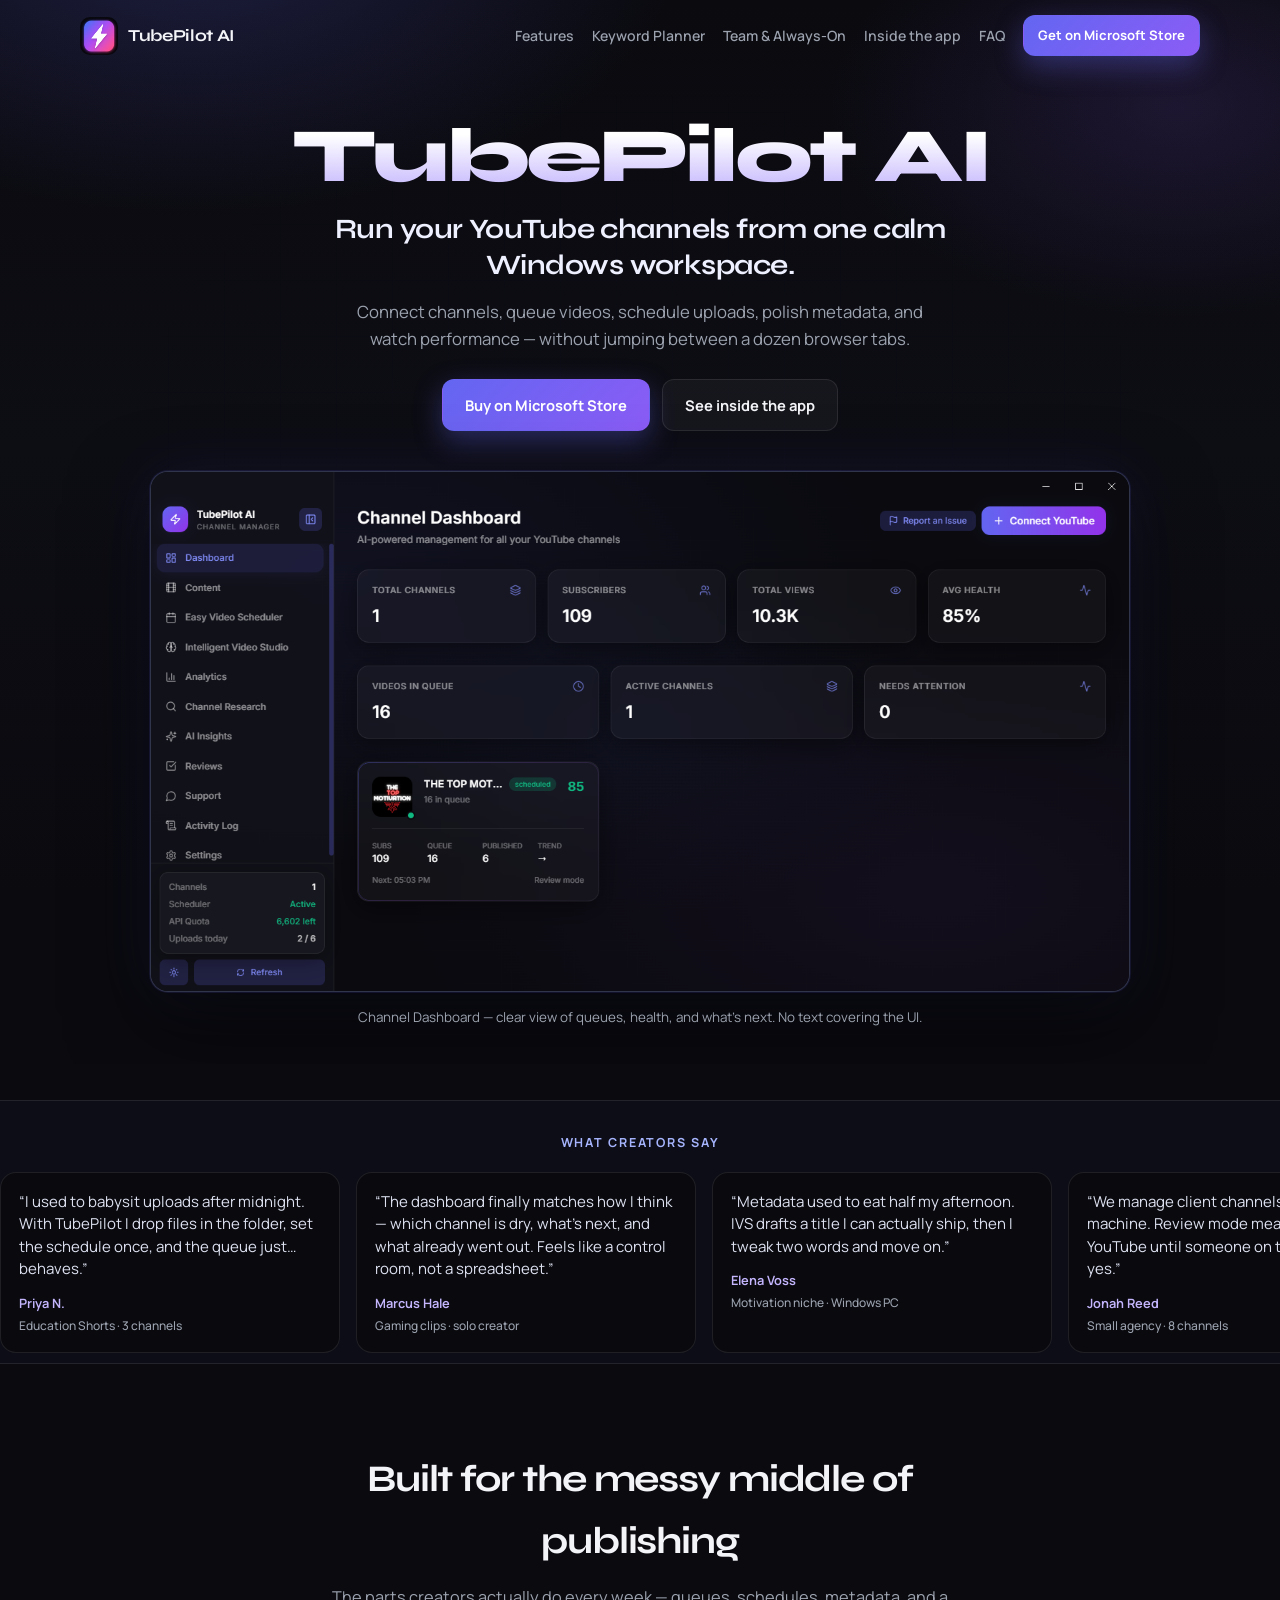
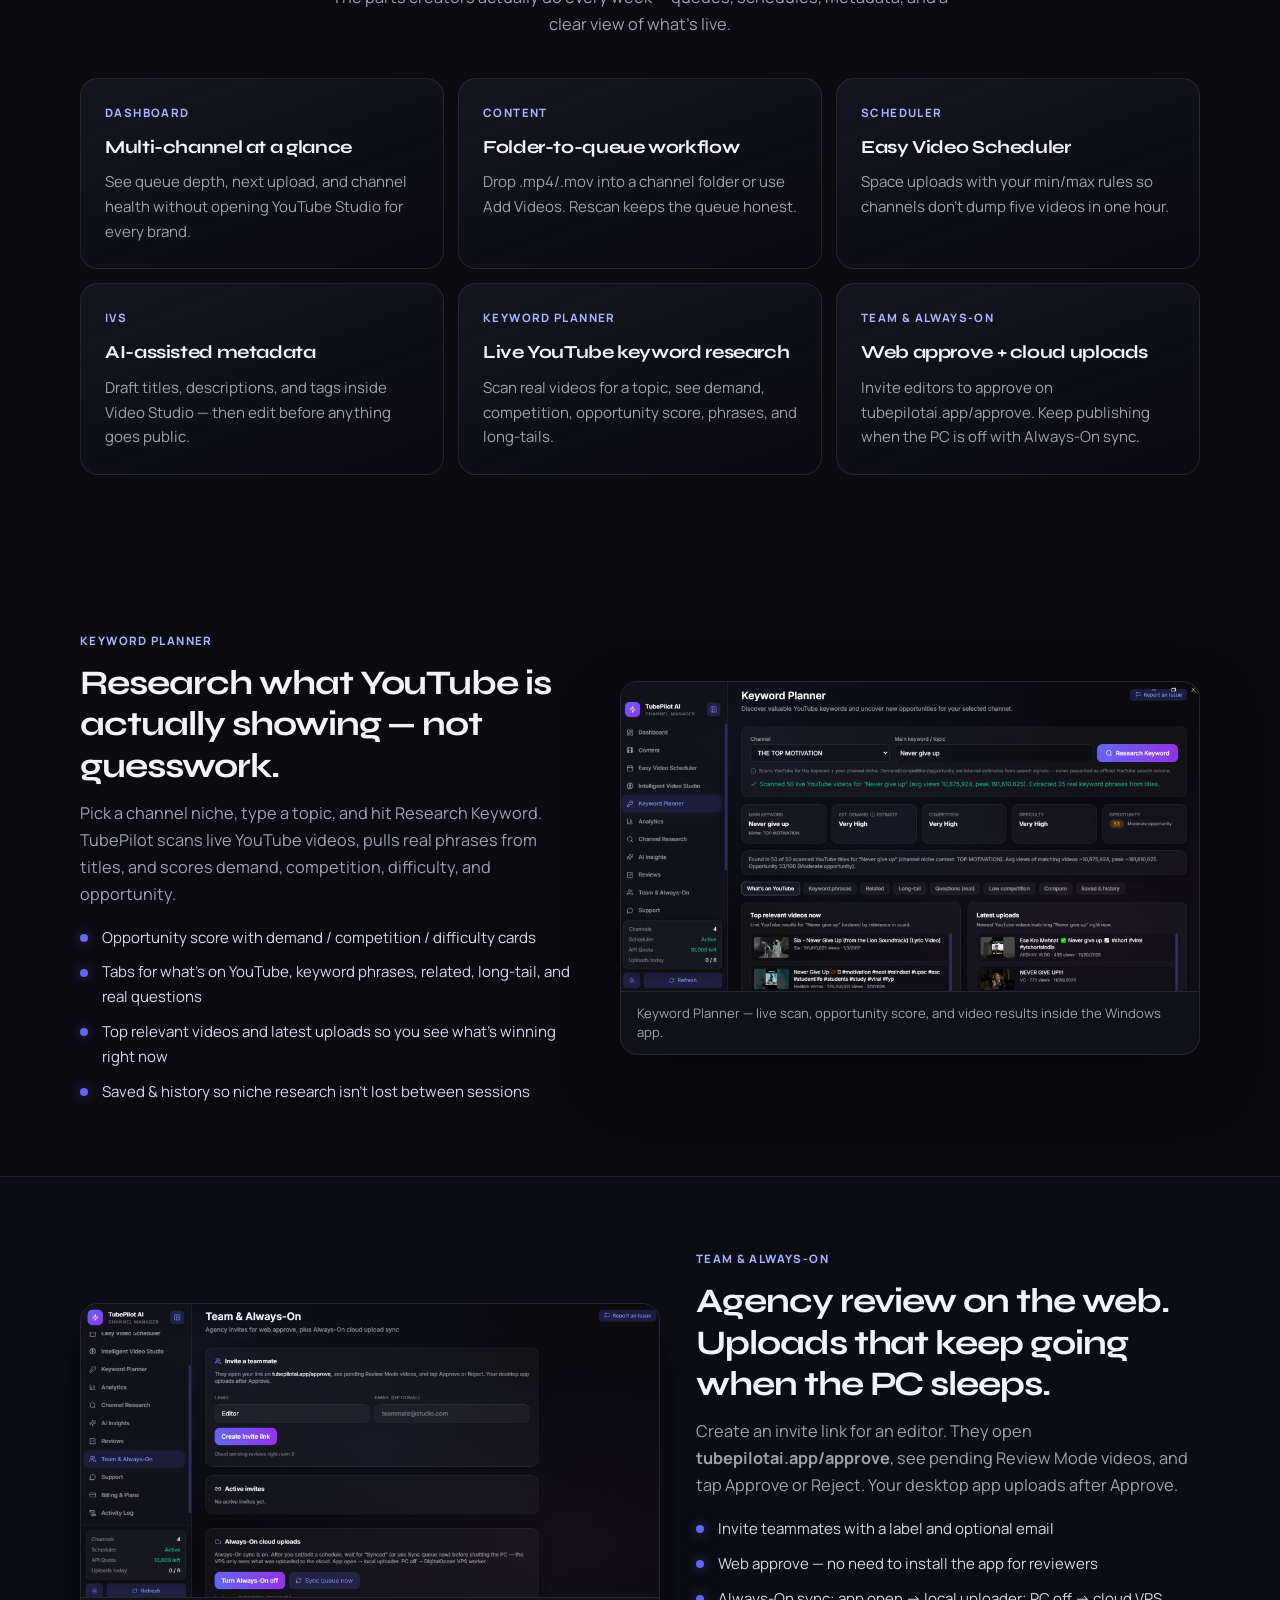
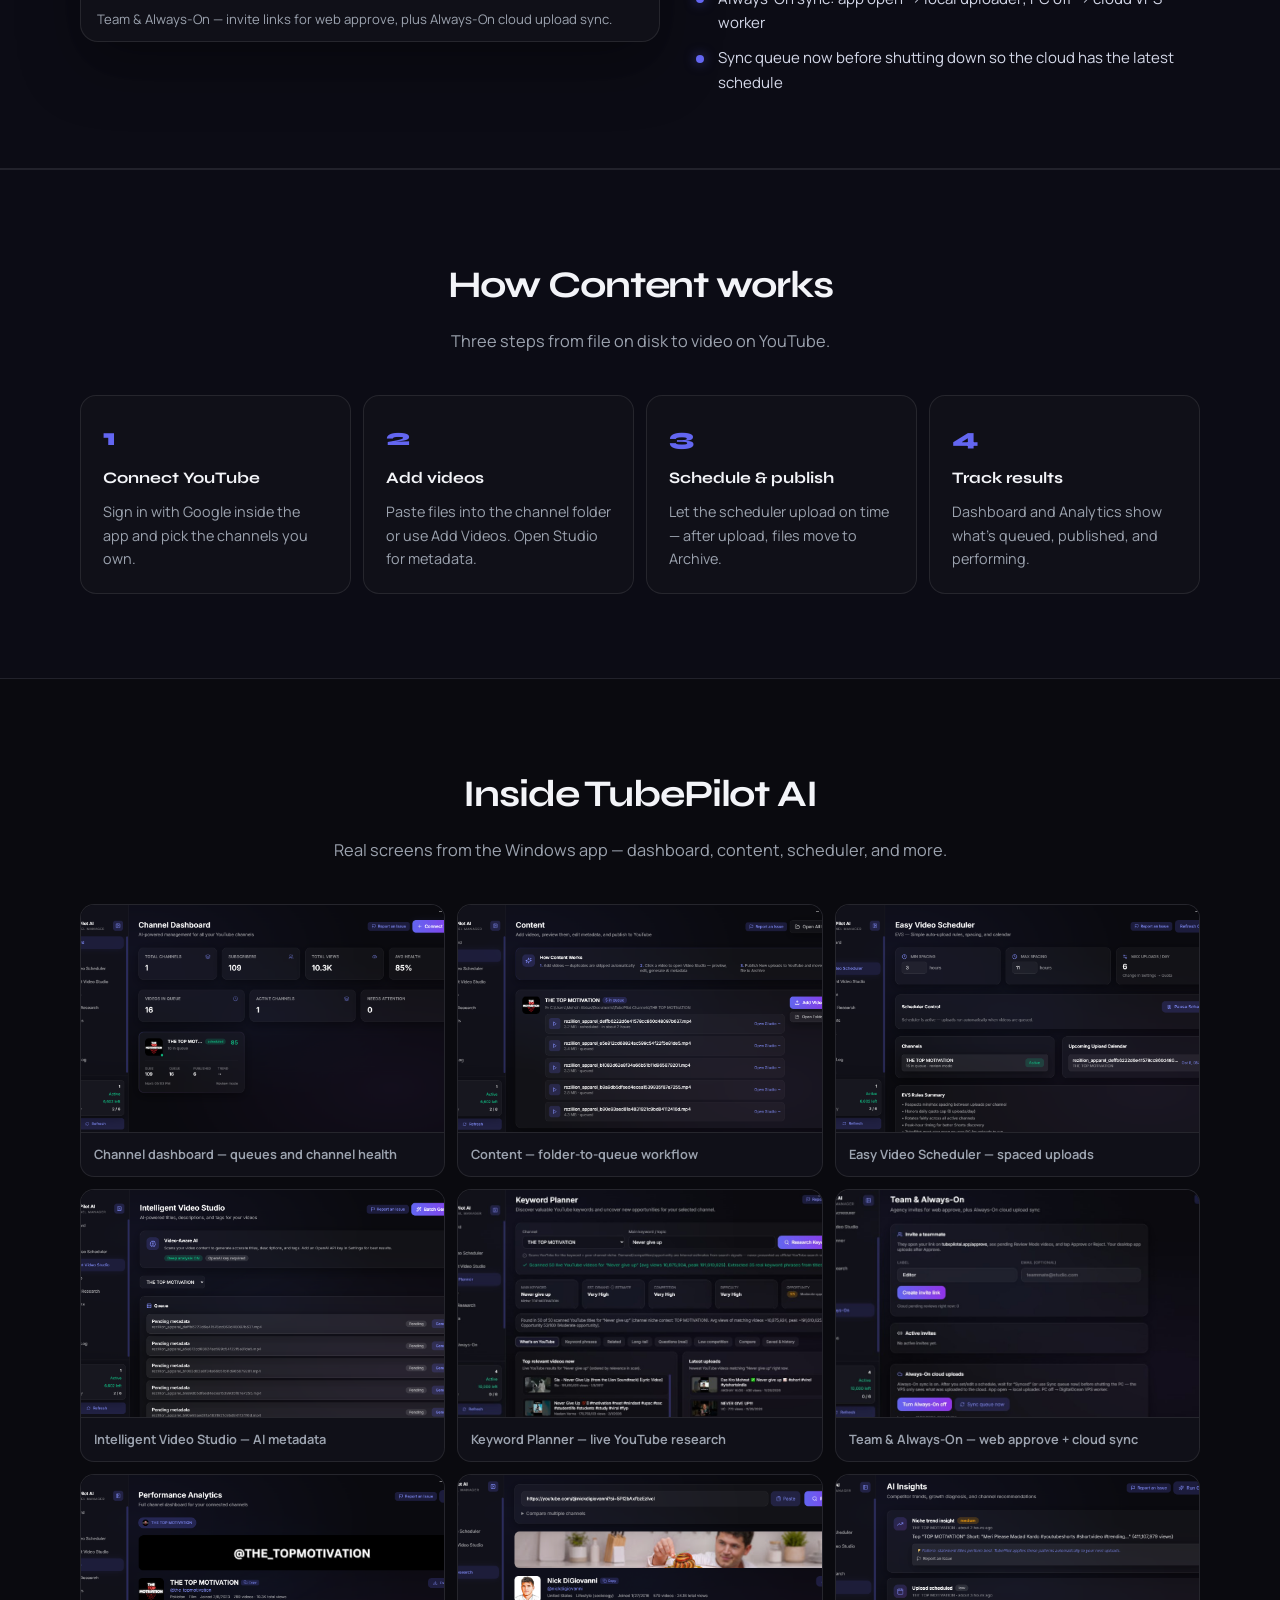
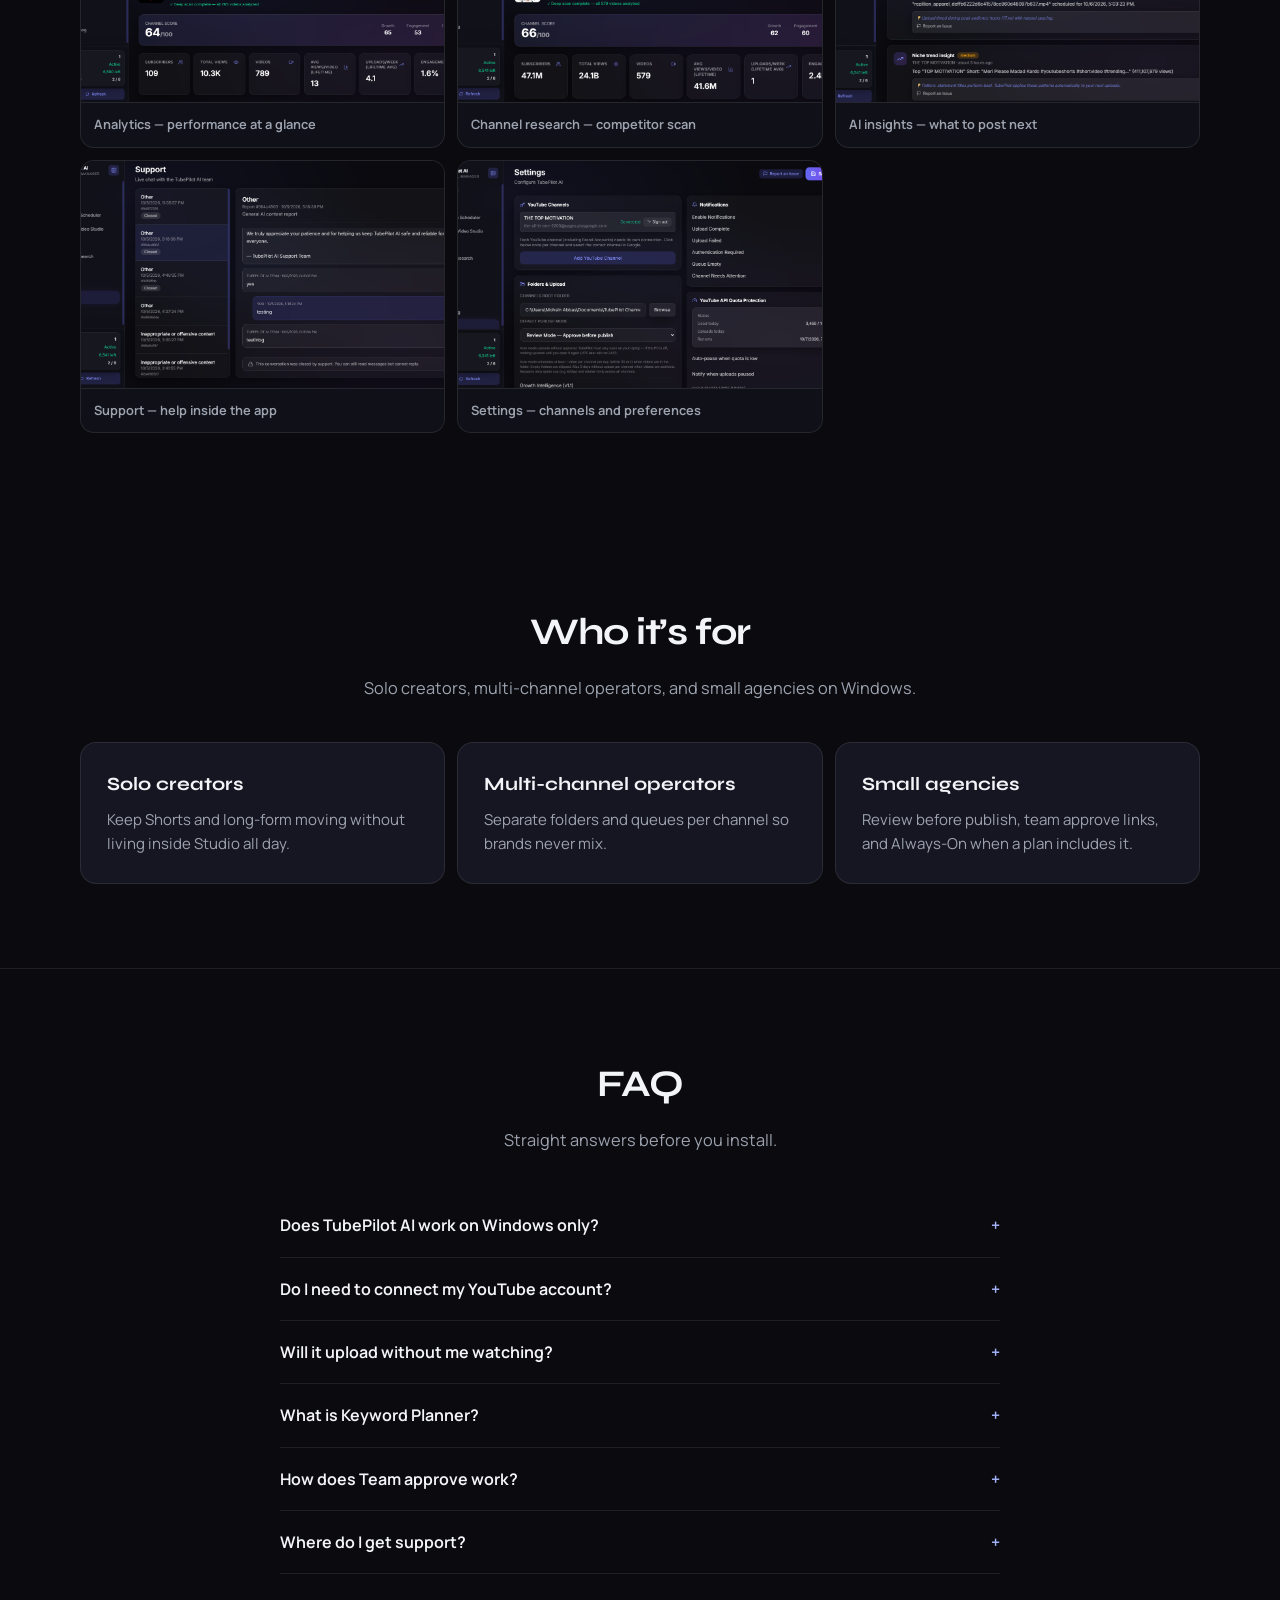
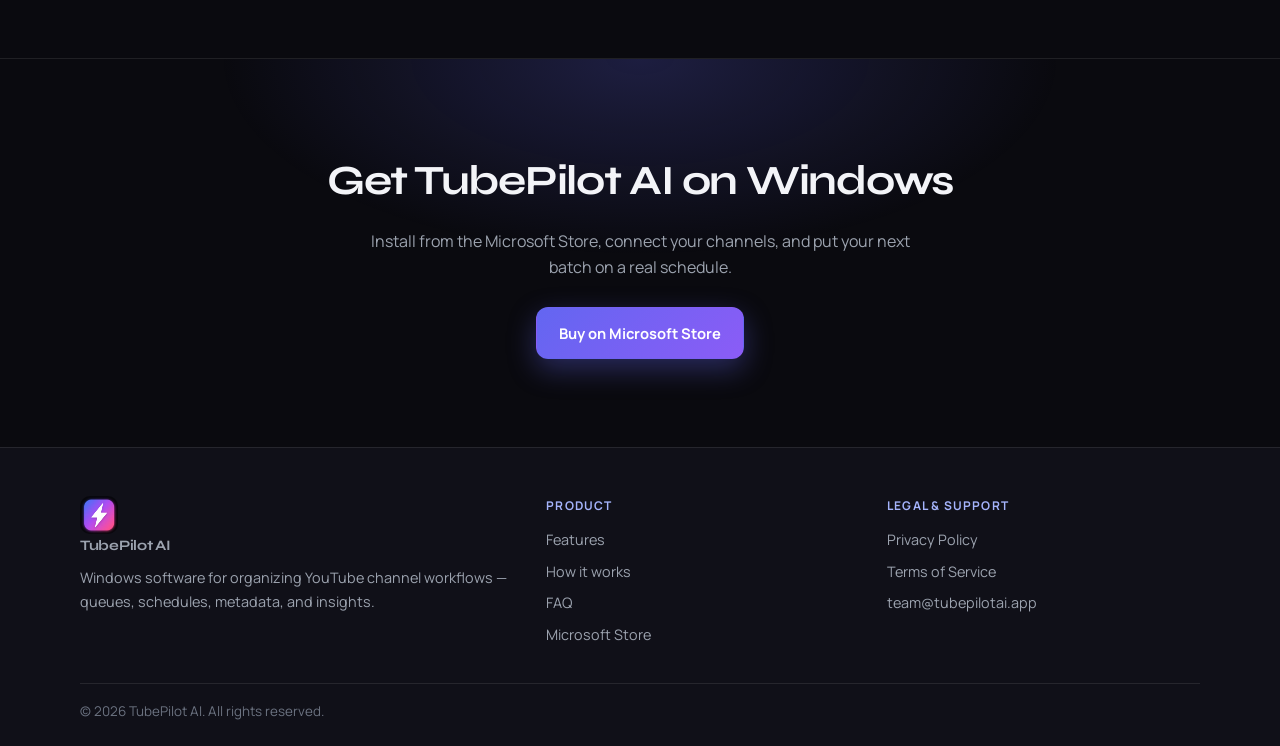
<file: index.html>
<!DOCTYPE html>
<html lang="en">
<head>
  <meta charset="UTF-8">
  <meta name="viewport" content="width=device-width, initial-scale=1.0">
  <title>TubePilot AI | YouTube Channel Management for Windows</title>
  <meta name="description" content="TubePilot AI helps creators and agencies manage YouTube channels on Windows — multi-channel dashboard, upload queues, scheduling, AI metadata, and channel insights. Get it on the Microsoft Store.">
  <link rel="canonical" href="https://tubepilotai.app/">
  <meta property="og:type" content="website">
  <meta property="og:title" content="TubePilot AI | YouTube Channel Management for Windows">
  <meta property="og:description" content="Organize YouTube channels, publishing queues, and creator tools from one Windows app on the Microsoft Store.">
  <meta property="og:url" content="https://tubepilotai.app/">
  <meta property="og:image" content="https://tubepilotai.app/screen-dashboard.png">
  <meta name="twitter:card" content="summary_large_image">
  <meta name="twitter:title" content="TubePilot AI">
  <meta name="twitter:description" content="YouTube channel management for Windows on the Microsoft Store.">
  <meta name="twitter:image" content="https://tubepilotai.app/screen-dashboard.png">
  <link rel="icon" href="favicon.png" type="image/png" sizes="32x32">
  <link rel="apple-touch-icon" href="app-icon.png">
  <link rel="manifest" href="site.webmanifest">
  <link rel="preconnect" href="https://fonts.googleapis.com">
  <link rel="preconnect" href="https://fonts.gstatic.com" crossorigin>
  <link href="https://fonts.googleapis.com/css2?family=Manrope:wght@400;500;600;700;800&family=Syne:wght@600;700;800&display=swap" rel="stylesheet">
  <link rel="stylesheet" href="site.css">
  <script type="application/ld+json">
  {"@context":"https://schema.org","@type":"SoftwareApplication","name":"TubePilot AI","operatingSystem":"Windows 10, Windows 11","applicationCategory":"BusinessApplication","description":"Windows desktop app for YouTube channel organization, upload queues, scheduling, AI-assisted metadata, and channel insights.","downloadUrl":"https://apps.microsoft.com/detail/9MZR3WZD5DH2","offers":{"@type":"Offer","url":"https://apps.microsoft.com/detail/9MZR3WZD5DH2"}}
  </script>
</head>
<body>
  <div class="bg-mesh" aria-hidden="true"></div>
  <div class="bg-grid" aria-hidden="true"></div>

  <header class="site-header">
    <div class="container header-inner">
      <a class="brand" href="index.html">
        <img src="app-icon.png" width="38" height="38" alt="">
        <span>TubePilot AI</span>
      </a>
      <button class="menu-btn" type="button" aria-expanded="false" aria-controls="primary-nav" aria-label="Open menu">Menu</button>
      <nav class="site-nav" id="primary-nav" aria-label="Primary">
        <a href="#features">Features</a>
        <a href="#keywords">Keyword Planner</a>
        <a href="#team">Team &amp; Always-On</a>
        <a href="#gallery">Inside the app</a>
        <a href="#faq">FAQ</a>
        <a class="btn btn-primary btn-sm nav-cta store-cta" href="https://apps.microsoft.com/detail/9MZR3WZD5DH2?hl=en-us&amp;gl=US&amp;ocid=pdpshare" target="_blank" rel="noopener noreferrer">Get on Microsoft Store</a>
      </nav>
    </div>
  </header>

  <main>
    <section class="hero">
      <div class="container hero-copy">
        <p class="brand-mark">TubePilot AI</p>
        <h1>Run your YouTube channels from one calm Windows workspace.</h1>
        <p class="lede">Connect channels, queue videos, schedule uploads, polish metadata, and watch performance — without jumping between a dozen browser tabs.</p>
        <div class="hero-actions">
          <a class="btn btn-primary store-cta" href="https://apps.microsoft.com/detail/9MZR3WZD5DH2?hl=en-us&amp;gl=US&amp;ocid=pdpshare" target="_blank" rel="noopener noreferrer">Buy on Microsoft Store</a>
          <a class="btn btn-ghost" href="#gallery">See inside the app</a>
        </div>
      </div>
      <figure class="hero-preview">
        <div class="hero-preview-frame">
          <img src="screen-dashboard.png" alt="TubePilot AI Channel Dashboard showing queues, health scores, and connected channels" width="1600" height="900">
        </div>
        <figcaption>Channel Dashboard — clear view of queues, health, and what’s next. No text covering the UI.</figcaption>
      </figure>
    </section>

    <section class="reviews-band" id="reviews" aria-label="Creator reviews">
      <p class="reviews-label">What creators say</p>
      <div class="marquee" aria-live="off">
        <!-- set A -->
        <article class="review-chip">
          <p>“I used to babysit uploads after midnight. With TubePilot I drop files in the folder, set the schedule once, and the queue just… behaves.”</p>
          <cite>Priya N.</cite>
          <span>Education Shorts · 3 channels</span>
        </article>
        <article class="review-chip">
          <p>“The dashboard finally matches how I think — which channel is dry, what’s next, and what already went out. Feels like a control room, not a spreadsheet.”</p>
          <cite>Marcus Hale</cite>
          <span>Gaming clips · solo creator</span>
        </article>
        <article class="review-chip">
          <p>“Metadata used to eat half my afternoon. IVS drafts a title I can actually ship, then I tweak two words and move on.”</p>
          <cite>Elena Voss</cite>
          <span>Motivation niche · Windows PC</span>
        </article>
        <article class="review-chip">
          <p>“We manage client channels on one machine. Review mode means nothing hits YouTube until someone on the team says yes.”</p>
          <cite>Jonah Reed</cite>
          <span>Small agency · 8 channels</span>
        </article>
        <article class="review-chip">
          <p>“Bought it from the Microsoft Store so IT didn’t fight me. Install was clean, Google sign-in worked, and my first batch scheduled the same night.”</p>
          <cite>Aisha Rahman</cite>
          <span>Lifestyle Shorts</span>
        </article>
        <article class="review-chip">
          <p>“Archive after upload sounds tiny until you’ve lost a folder of ‘already posted’ files. That alone saved me last week.”</p>
          <cite>Theo Park</cite>
          <span>Tech explainers</span>
        </article>
        <!-- set B (duplicate for seamless loop) -->
        <article class="review-chip" aria-hidden="true">
          <p>“I used to babysit uploads after midnight. With TubePilot I drop files in the folder, set the schedule once, and the queue just… behaves.”</p>
          <cite>Priya N.</cite>
          <span>Education Shorts · 3 channels</span>
        </article>
        <article class="review-chip" aria-hidden="true">
          <p>“The dashboard finally matches how I think — which channel is dry, what’s next, and what already went out. Feels like a control room, not a spreadsheet.”</p>
          <cite>Marcus Hale</cite>
          <span>Gaming clips · solo creator</span>
        </article>
        <article class="review-chip" aria-hidden="true">
          <p>“Metadata used to eat half my afternoon. IVS drafts a title I can actually ship, then I tweak two words and move on.”</p>
          <cite>Elena Voss</cite>
          <span>Motivation niche · Windows PC</span>
        </article>
        <article class="review-chip" aria-hidden="true">
          <p>“We manage client channels on one machine. Review mode means nothing hits YouTube until someone on the team says yes.”</p>
          <cite>Jonah Reed</cite>
          <span>Small agency · 8 channels</span>
        </article>
        <article class="review-chip" aria-hidden="true">
          <p>“Bought it from the Microsoft Store so IT didn’t fight me. Install was clean, Google sign-in worked, and my first batch scheduled the same night.”</p>
          <cite>Aisha Rahman</cite>
          <span>Lifestyle Shorts</span>
        </article>
        <article class="review-chip" aria-hidden="true">
          <p>“Archive after upload sounds tiny until you’ve lost a folder of ‘already posted’ files. That alone saved me last week.”</p>
          <cite>Theo Park</cite>
          <span>Tech explainers</span>
        </article>
      </div>
    </section>

    <section class="section" id="features">
      <div class="container">
        <div class="section-head reveal">
          <h2>Built for the messy middle of publishing</h2>
          <p>The parts creators actually do every week — queues, schedules, metadata, and a clear view of what’s live.</p>
        </div>
        <div class="feature-grid">
          <article class="feature reveal">
            <p class="kicker">Dashboard</p>
            <h3>Multi-channel at a glance</h3>
            <p>See queue depth, next upload, and channel health without opening YouTube Studio for every brand.</p>
          </article>
          <article class="feature reveal">
            <p class="kicker">Content</p>
            <h3>Folder-to-queue workflow</h3>
            <p>Drop .mp4/.mov into a channel folder or use Add Videos. Rescan keeps the queue honest.</p>
          </article>
          <article class="feature reveal">
            <p class="kicker">Scheduler</p>
            <h3>Easy Video Scheduler</h3>
            <p>Space uploads with your min/max rules so channels don’t dump five videos in one hour.</p>
          </article>
          <article class="feature reveal">
            <p class="kicker">IVS</p>
            <h3>AI-assisted metadata</h3>
            <p>Draft titles, descriptions, and tags inside Video Studio — then edit before anything goes public.</p>
          </article>
          <article class="feature reveal">
            <p class="kicker">Keyword Planner</p>
            <h3>Live YouTube keyword research</h3>
            <p>Scan real videos for a topic, see demand, competition, opportunity score, phrases, and long-tails.</p>
          </article>
          <article class="feature reveal">
            <p class="kicker">Team &amp; Always-On</p>
            <h3>Web approve + cloud uploads</h3>
            <p>Invite editors to approve on tubepilotai.app/approve. Keep publishing when the PC is off with Always-On sync.</p>
          </article>
        </div>
      </div>
    </section>

    <section class="section showcase-section" id="keywords">
      <div class="container">
        <div class="showcase reveal">
          <div class="showcase-copy">
            <p class="kicker">Keyword Planner</p>
            <h2>Research what YouTube is actually showing — not guesswork.</h2>
            <p>Pick a channel niche, type a topic, and hit Research Keyword. TubePilot scans live YouTube videos, pulls real phrases from titles, and scores demand, competition, difficulty, and opportunity.</p>
            <ul class="showcase-list">
              <li>Opportunity score with demand / competition / difficulty cards</li>
              <li>Tabs for what’s on YouTube, keyword phrases, related, long-tail, and real questions</li>
              <li>Top relevant videos and latest uploads so you see what’s winning right now</li>
              <li>Saved &amp; history so niche research isn’t lost between sessions</li>
            </ul>
          </div>
          <figure class="showcase-shot">
            <img src="screen-keywords.png" alt="Keyword Planner scanning Never give up with opportunity score and live YouTube results" width="1200" height="750">
            <figcaption>Keyword Planner — live scan, opportunity score, and video results inside the Windows app.</figcaption>
          </figure>
        </div>
      </div>
    </section>

    <section class="section showcase-section alt" id="team">
      <div class="container">
        <div class="showcase reverse reveal">
          <div class="showcase-copy">
            <p class="kicker">Team &amp; Always-On</p>
            <h2>Agency review on the web. Uploads that keep going when the PC sleeps.</h2>
            <p>Create an invite link for an editor. They open <strong>tubepilotai.app/approve</strong>, see pending Review Mode videos, and tap Approve or Reject. Your desktop app uploads after Approve.</p>
            <ul class="showcase-list">
              <li>Invite teammates with a label and optional email</li>
              <li>Web approve — no need to install the app for reviewers</li>
              <li>Always-On sync: app open → local uploader; PC off → cloud VPS worker</li>
              <li>Sync queue now before shutting down so the cloud has the latest schedule</li>
            </ul>
          </div>
          <figure class="showcase-shot">
            <img src="screen-team.png" alt="Team and Always-On screen with invite link and Always-On cloud upload controls" width="1200" height="750">
            <figcaption>Team &amp; Always-On — invite links for web approve, plus Always-On cloud upload sync.</figcaption>
          </figure>
        </div>
      </div>
    </section>

    <section class="section" id="how-it-works" style="background: rgba(16,16,28,0.55); border-block: 1px solid var(--line);">
      <div class="container">
        <div class="section-head reveal">
          <h2>How Content works</h2>
          <p>Three steps from file on disk to video on YouTube.</p>
        </div>
        <div class="steps">
          <article class="step reveal">
            <div class="n">1</div>
            <h3>Connect YouTube</h3>
            <p>Sign in with Google inside the app and pick the channels you own.</p>
          </article>
          <article class="step reveal">
            <div class="n">2</div>
            <h3>Add videos</h3>
            <p>Paste files into the channel folder or use Add Videos. Open Studio for metadata.</p>
          </article>
          <article class="step reveal">
            <div class="n">3</div>
            <h3>Schedule &amp; publish</h3>
            <p>Let the scheduler upload on time — after upload, files move to Archive.</p>
          </article>
          <article class="step reveal">
            <div class="n">4</div>
            <h3>Track results</h3>
            <p>Dashboard and Analytics show what’s queued, published, and performing.</p>
          </article>
        </div>
      </div>
    </section>

    <section class="section" id="gallery">
      <div class="container">
        <div class="section-head reveal">
          <h2>Inside TubePilot AI</h2>
          <p>Real screens from the Windows app — dashboard, content, scheduler, and more.</p>
        </div>
        <div class="gallery">
          <figure class="reveal"><div class="shot"><img src="screen-dashboard.png" alt="TubePilot AI dashboard" width="800" height="500"></div><figcaption>Channel dashboard — queues and channel health</figcaption></figure>
          <figure class="reveal"><div class="shot"><img src="screen-content.png" alt="Content queue" width="800" height="500"></div><figcaption>Content — folder-to-queue workflow</figcaption></figure>
          <figure class="reveal"><div class="shot"><img src="screen-evs.png" alt="Easy Video Scheduler" width="800" height="500"></div><figcaption>Easy Video Scheduler — spaced uploads</figcaption></figure>
          <figure class="reveal"><div class="shot"><img src="screen-ivs.png" alt="Intelligent Video Studio" width="800" height="500"></div><figcaption>Intelligent Video Studio — AI metadata</figcaption></figure>
          <figure class="reveal"><div class="shot"><img src="screen-keywords.png" alt="Keyword Planner" width="800" height="500"></div><figcaption>Keyword Planner — live YouTube research</figcaption></figure>
          <figure class="reveal"><div class="shot"><img src="screen-team.png" alt="Team and Always-On" width="800" height="500"></div><figcaption>Team &amp; Always-On — web approve + cloud sync</figcaption></figure>
          <figure class="reveal"><div class="shot"><img src="screen-analytics.png" alt="Analytics" width="800" height="500"></div><figcaption>Analytics — performance at a glance</figcaption></figure>
          <figure class="reveal"><div class="shot"><img src="screen-research.png" alt="Channel research" width="800" height="500"></div><figcaption>Channel research — competitor scan</figcaption></figure>
          <figure class="reveal"><div class="shot"><img src="screen-insights.png" alt="AI insights" width="800" height="500"></div><figcaption>AI insights — what to post next</figcaption></figure>
          <figure class="reveal"><div class="shot"><img src="screen-support.png" alt="Support" width="800" height="500"></div><figcaption>Support — help inside the app</figcaption></figure>
          <figure class="reveal"><div class="shot"><img src="screen-settings.png" alt="Settings" width="800" height="500"></div><figcaption>Settings — channels and preferences</figcaption></figure>
        </div>
      </div>
    </section>

    <section class="section" id="why">
      <div class="container">
        <div class="section-head reveal">
          <h2>Who it’s for</h2>
          <p>Solo creators, multi-channel operators, and small agencies on Windows.</p>
        </div>
        <div class="audience">
          <article class="aud reveal">
            <h3>Solo creators</h3>
            <p>Keep Shorts and long-form moving without living inside Studio all day.</p>
          </article>
          <article class="aud reveal">
            <h3>Multi-channel operators</h3>
            <p>Separate folders and queues per channel so brands never mix.</p>
          </article>
          <article class="aud reveal">
            <h3>Small agencies</h3>
            <p>Review before publish, team approve links, and Always-On when a plan includes it.</p>
          </article>
        </div>
      </div>
    </section>

    <section class="section" id="faq" style="border-top: 1px solid var(--line);">
      <div class="container">
        <div class="section-head reveal">
          <h2>FAQ</h2>
          <p>Straight answers before you install.</p>
        </div>
        <div class="faq">
          <div class="faq-item reveal">
            <button class="faq-q" type="button" aria-expanded="false">Does TubePilot AI work on Windows only? <span>+</span></button>
            <div class="faq-a">Yes. TubePilot AI is a Windows 10/11 desktop app, available on the Microsoft Store.</div>
          </div>
          <div class="faq-item reveal">
            <button class="faq-q" type="button" aria-expanded="false">Do I need to connect my YouTube account? <span>+</span></button>
            <div class="faq-a">Yes, for uploads and channel data. You sign in with Google OAuth inside the app and only authorize channels you own or manage.</div>
          </div>
          <div class="faq-item reveal">
            <button class="faq-q" type="button" aria-expanded="false">Will it upload without me watching? <span>+</span></button>
            <div class="faq-a">You can schedule uploads while the app is running. Always-On plans can keep publishing when the PC is off using your configured cloud worker.</div>
          </div>
          <div class="faq-item reveal">
            <button class="faq-q" type="button" aria-expanded="false">What is Keyword Planner? <span>+</span></button>
            <div class="faq-a">It scans live YouTube videos for your topic, extracts real keyword phrases, and shows demand, competition, difficulty, and an opportunity score — plus top and latest videos for that keyword.</div>
          </div>
          <div class="faq-item reveal">
            <button class="faq-q" type="button" aria-expanded="false">How does Team approve work? <span>+</span></button>
            <div class="faq-a">From Team &amp; Always-On, create an invite link. Your teammate opens tubepilotai.app/approve, reviews pending videos, and taps Approve or Reject. The desktop app uploads after Approve.</div>
          </div>
          <div class="faq-item reveal">
            <button class="faq-q" type="button" aria-expanded="false">Where do I get support? <span>+</span></button>
            <div class="faq-a">Use in-app Support, or email team@tubepilotai.app. Privacy and terms are linked in the footer.</div>
          </div>
        </div>
      </div>
    </section>

    <section class="cta-band" id="download">
      <div class="container">
        <h2 class="reveal">Get TubePilot AI on Windows</h2>
        <p class="reveal">Install from the Microsoft Store, connect your channels, and put your next batch on a real schedule.</p>
        <a class="btn btn-primary store-cta reveal" href="https://apps.microsoft.com/detail/9MZR3WZD5DH2?hl=en-us&amp;gl=US&amp;ocid=pdpshare" target="_blank" rel="noopener noreferrer">Buy on Microsoft Store</a>
      </div>
    </section>
  </main>

  <footer class="site-footer">
    <div class="container">
      <div class="footer-grid">
        <div>
          <a class="brand" href="index.html"><img src="app-icon.png" width="36" height="36" alt=""> TubePilot AI</a>
          <p class="footer-blurb">Windows software for organizing YouTube channel workflows — queues, schedules, metadata, and insights.</p>
        </div>
        <div>
          <h4>Product</h4>
          <a href="#features">Features</a>
          <a href="#how-it-works">How it works</a>
          <a href="#faq">FAQ</a>
          <a class="store-cta" href="https://apps.microsoft.com/detail/9MZR3WZD5DH2?hl=en-us&amp;gl=US&amp;ocid=pdpshare" target="_blank" rel="noopener noreferrer">Microsoft Store</a>
        </div>
        <div>
          <h4>Legal &amp; support</h4>
          <a href="privacy.html">Privacy Policy</a>
          <a href="terms.html">Terms of Service</a>
          <a class="email-cta" href="mailto:team@tubepilotai.app?subject=TubePilot%20AI%20Support">team@tubepilotai.app</a>
        </div>
      </div>
      <div class="footer-bottom">&copy; 2026 TubePilot AI. All rights reserved.</div>
    </div>
  </footer>

  <script src="main.js"></script>
</body>
</html>
</file>
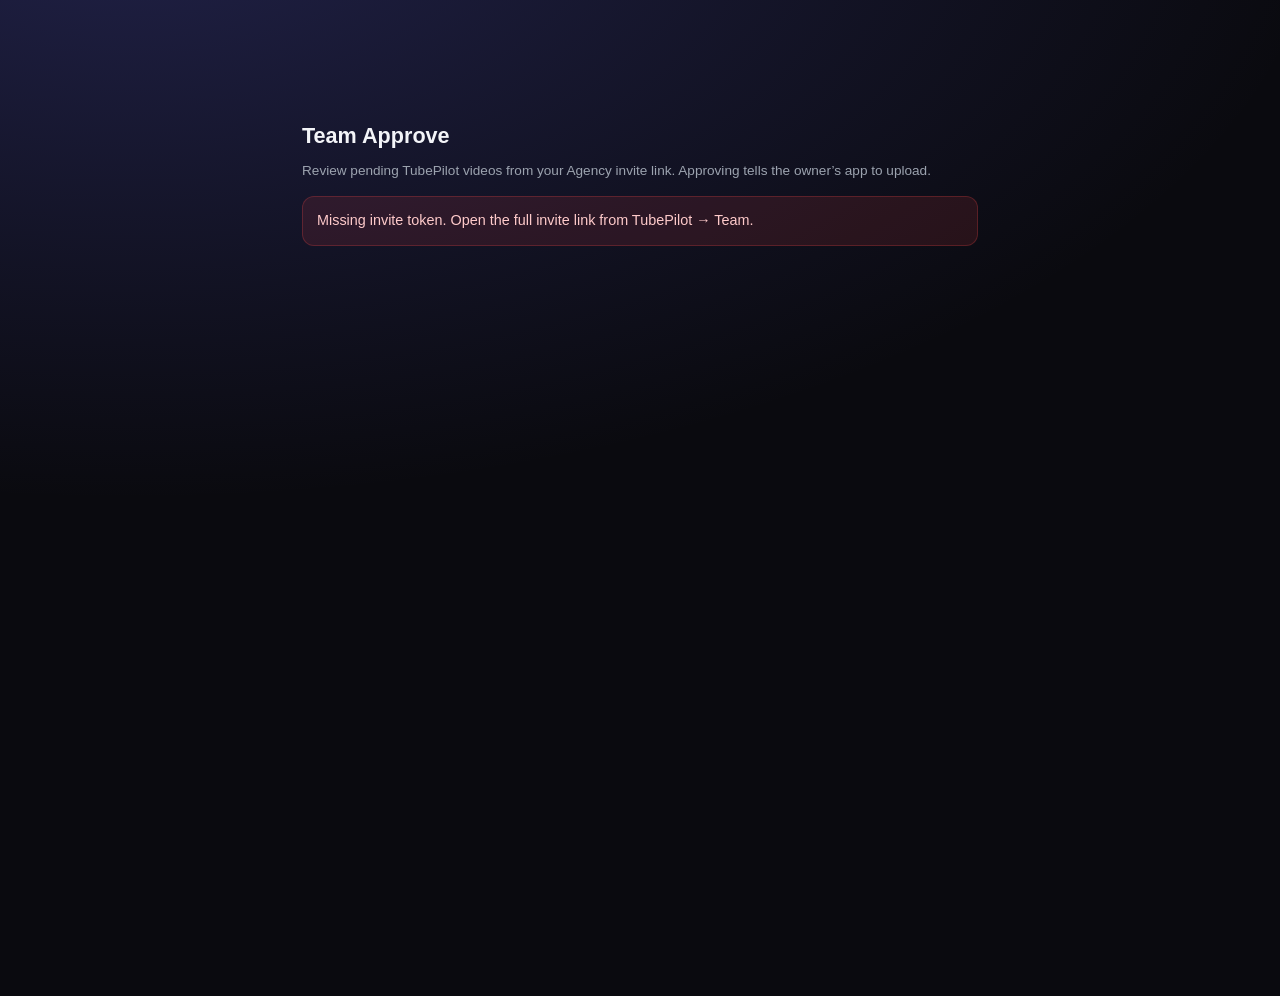
<file: approve/index.html>
<!DOCTYPE html>
<html lang="en">
<head>
  <meta charset="UTF-8" />
  <meta name="viewport" content="width=device-width, initial-scale=1" />
  <title>TubePilot AI — Team Approve</title>
  <link rel="icon" href="../favicon.png" />
  <link rel="stylesheet" href="../site.css" />
  <style>
    body { min-height: 100vh; background: radial-gradient(1200px 600px at 10% -10%, rgba(99,102,241,.25), transparent), var(--bg); }
    .approve-wrap { width: min(720px, calc(100% - 32px)); margin: 96px auto 48px; }
    .approve-card { background: var(--card); border: 1px solid var(--border); border-radius: var(--radius-lg); padding: 22px; margin-bottom: 14px; }
    .approve-card h1 { font-size: 1.35rem; margin-bottom: 6px; }
    .meta { color: var(--muted); font-size: .85rem; margin-bottom: 14px; }
    label { display: block; font-size: .75rem; text-transform: uppercase; letter-spacing: .06em; color: var(--muted); margin: 12px 0 6px; }
    input, textarea { width: 100%; background: #0c0c14; border: 1px solid var(--border); color: var(--text); border-radius: 12px; padding: 10px 12px; font: inherit; }
    textarea { min-height: 110px; resize: vertical; }
    .actions { display: flex; gap: 10px; flex-wrap: wrap; margin-top: 14px; }
    .btn { border: 0; border-radius: 12px; padding: 10px 16px; font-weight: 600; cursor: pointer; }
    .btn-ok { background: linear-gradient(135deg, #6366f1, #a855f7); color: #fff; }
    .btn-no { background: rgba(239,68,68,.15); color: #fca5a5; }
    .score { font-size: .85rem; color: #a5b4fc; }
    .banner { padding: 12px 14px; border-radius: 12px; margin-bottom: 16px; font-size: .9rem; }
    .banner.err { background: rgba(239,68,68,.12); color: #fecaca; border: 1px solid rgba(239,68,68,.25); }
    .banner.ok { background: rgba(34,197,94,.12); color: #bbf7d0; border: 1px solid rgba(34,197,94,.25); }
    .empty { text-align: center; color: var(--muted); padding: 40px 12px; }
  </style>
</head>
<body>
  <div class="approve-wrap">
    <div class="approve-card">
      <h1>Team Approve</h1>
      <p class="meta">Review pending TubePilot videos from your Agency invite link. Approving tells the owner’s app to upload.</p>
      <div id="status"></div>
    </div>
    <div id="list"></div>
  </div>
  <script src="./config.js"></script>
  <script src="./approve.js"></script>
</body>
</html>
</file>
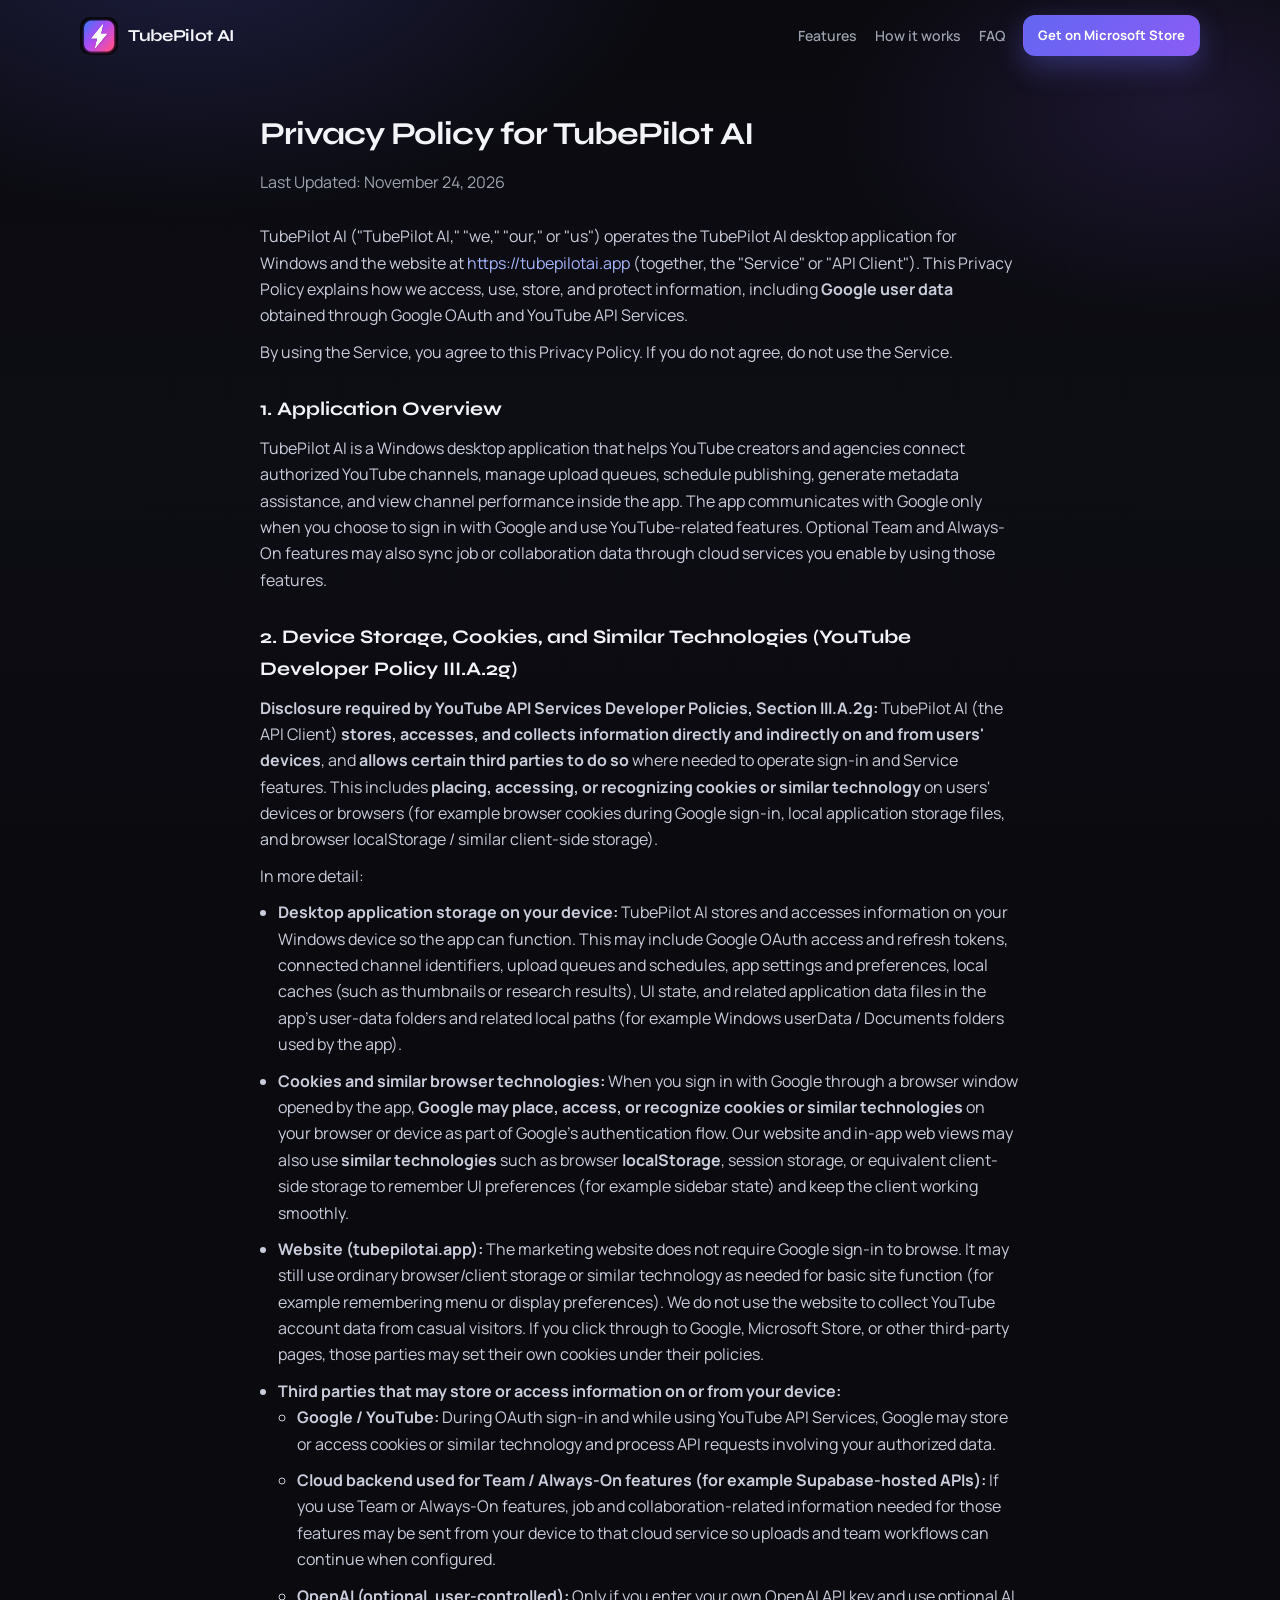
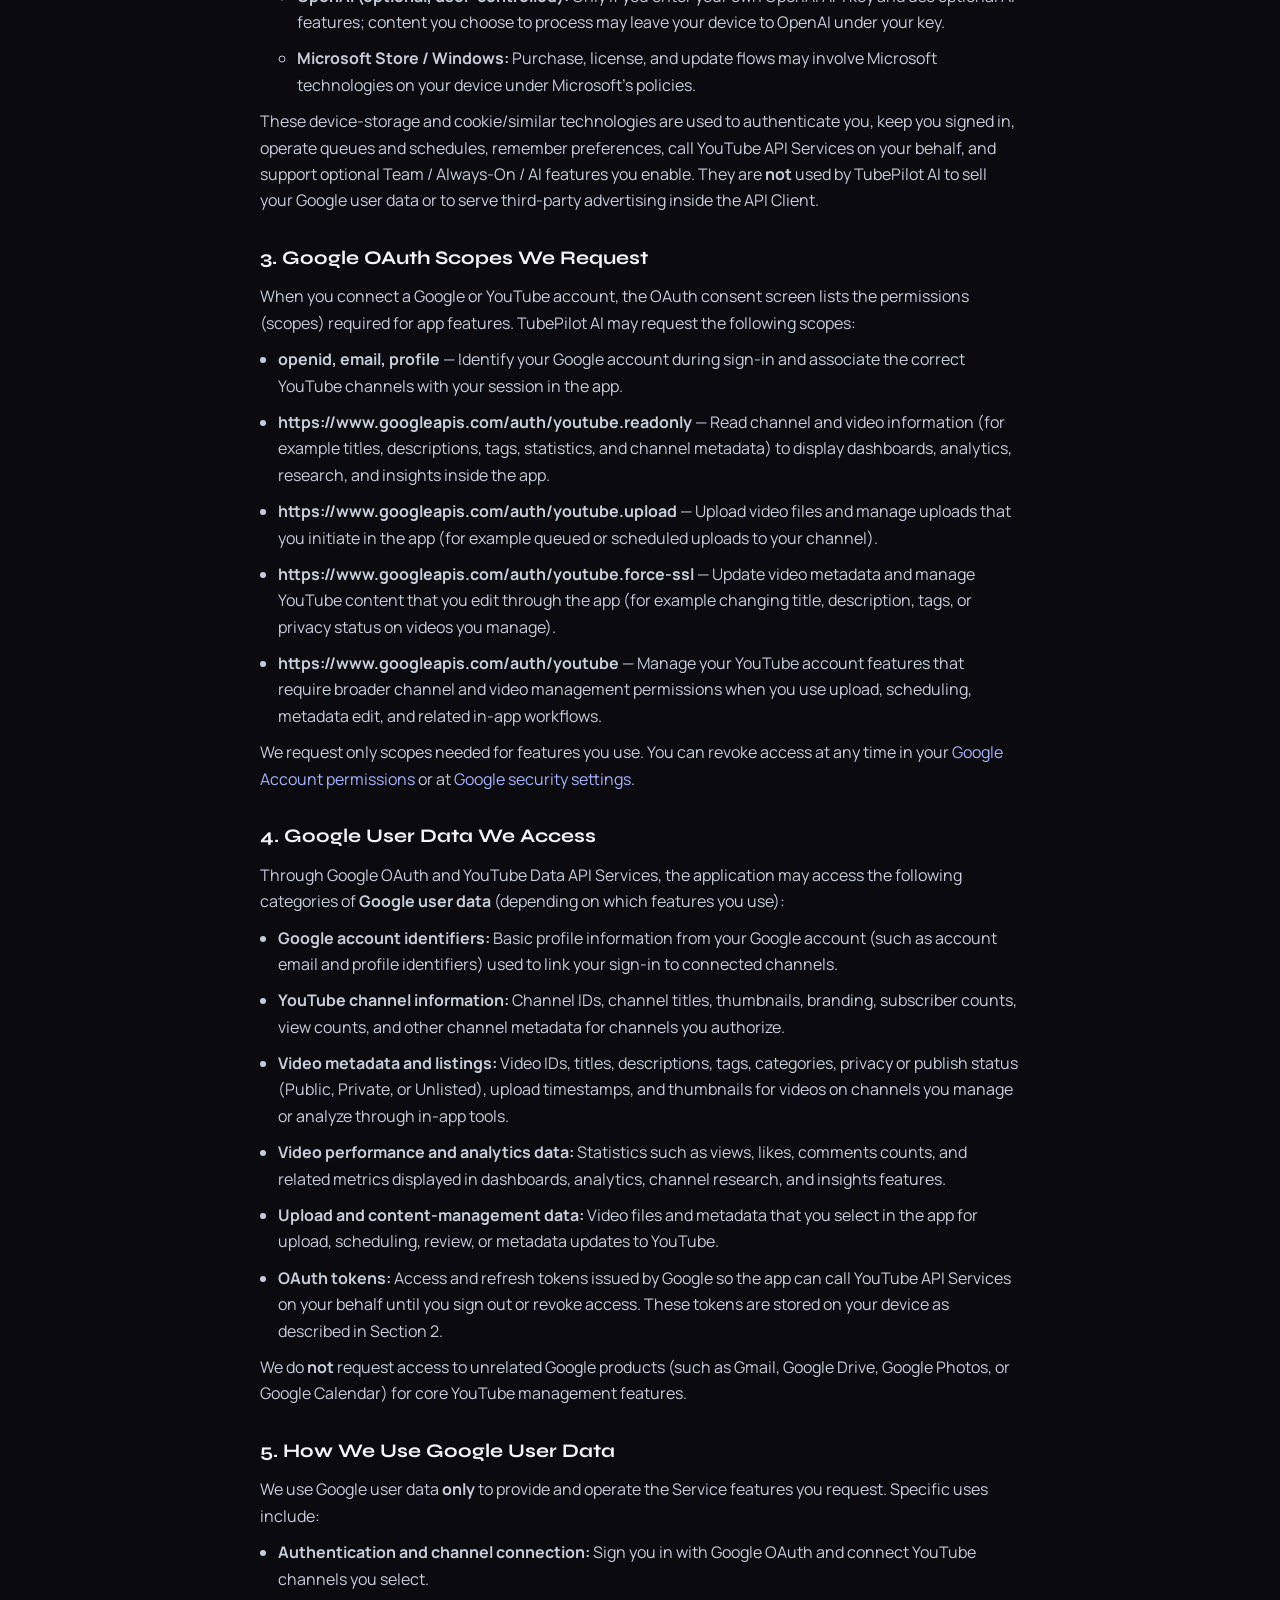
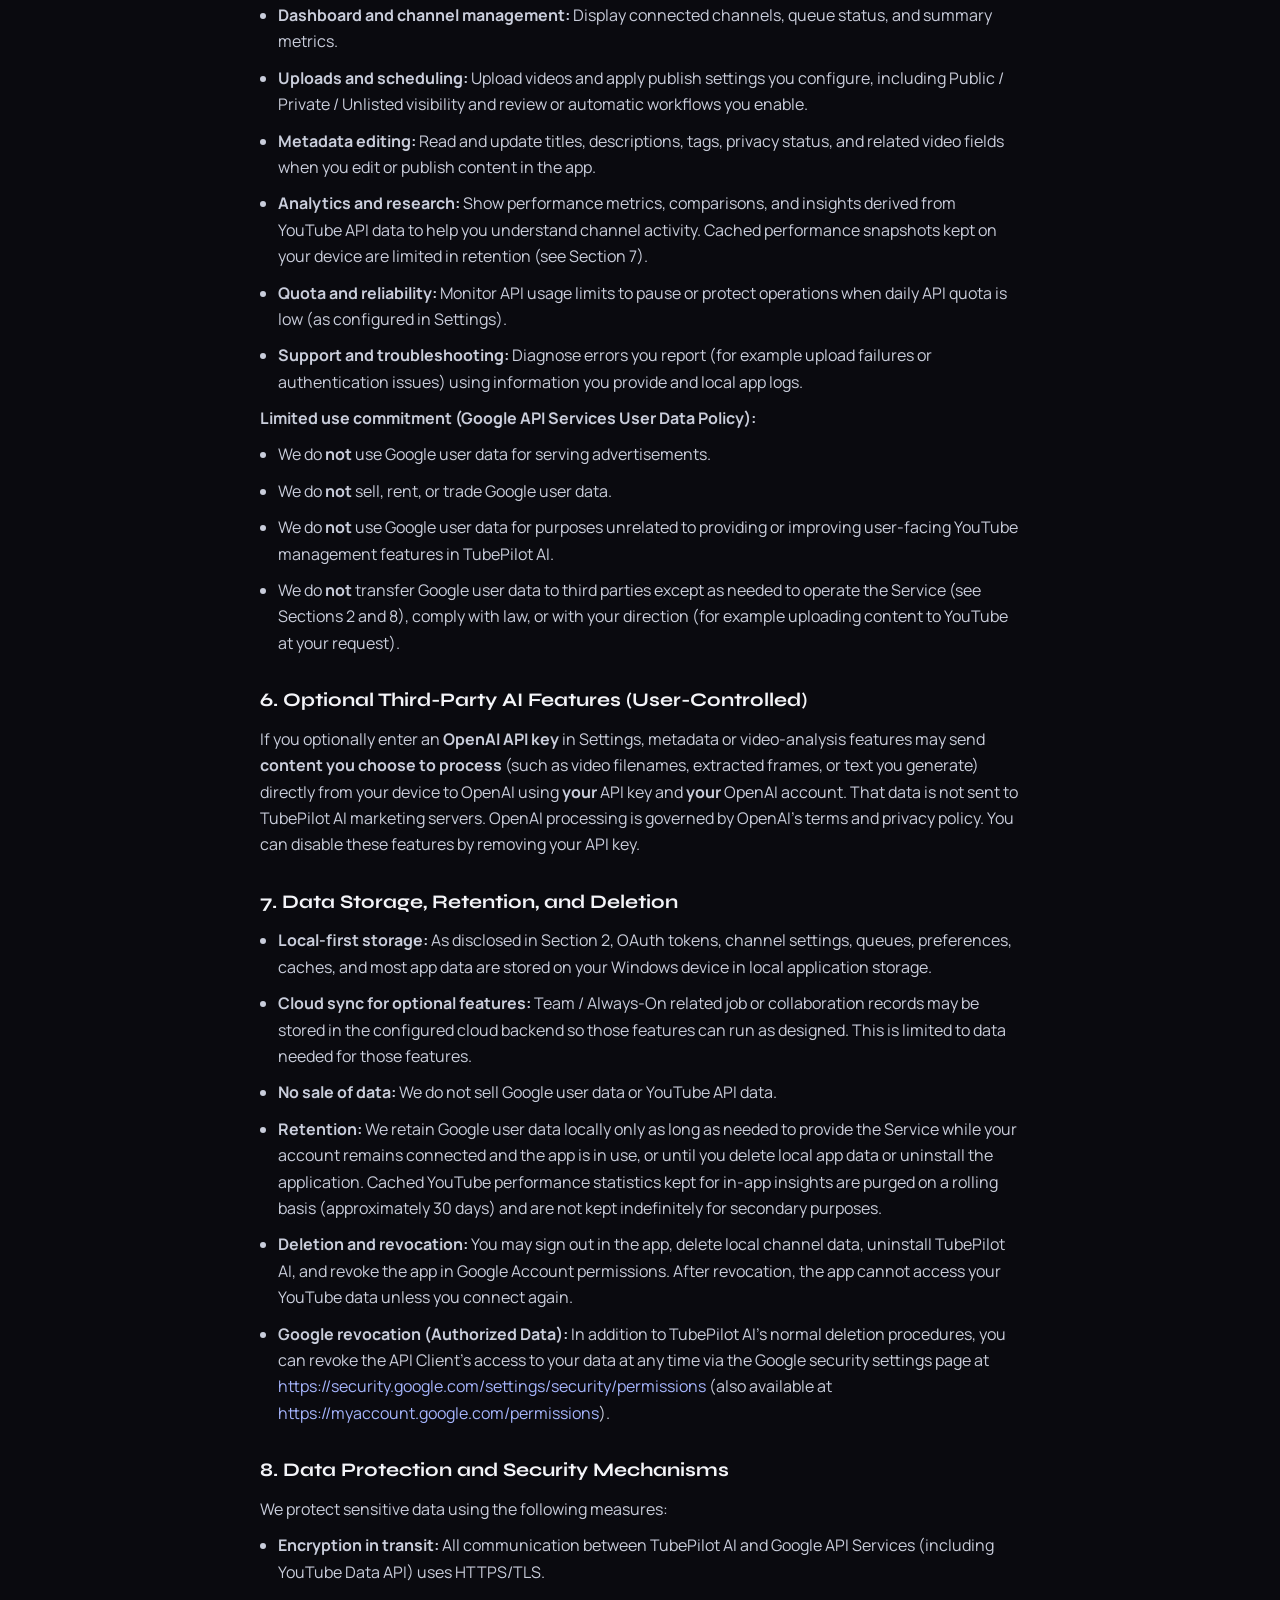
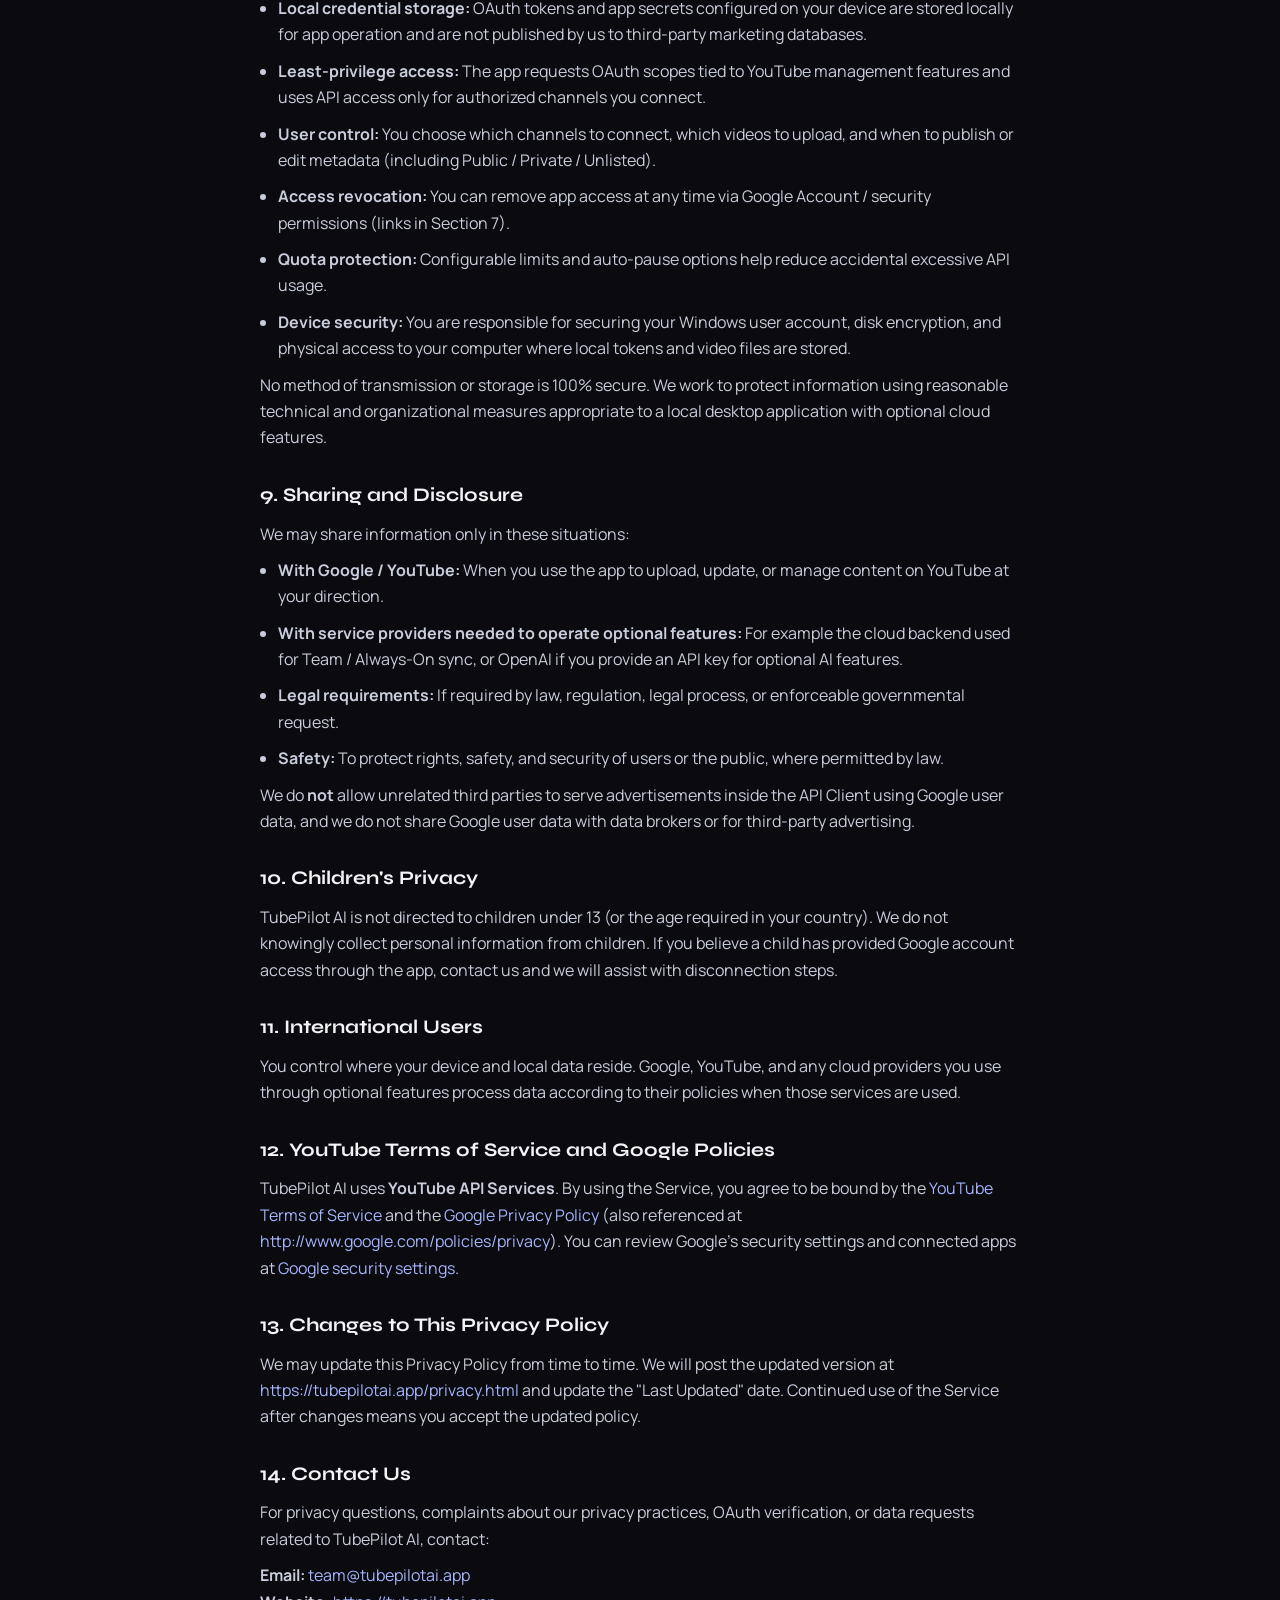
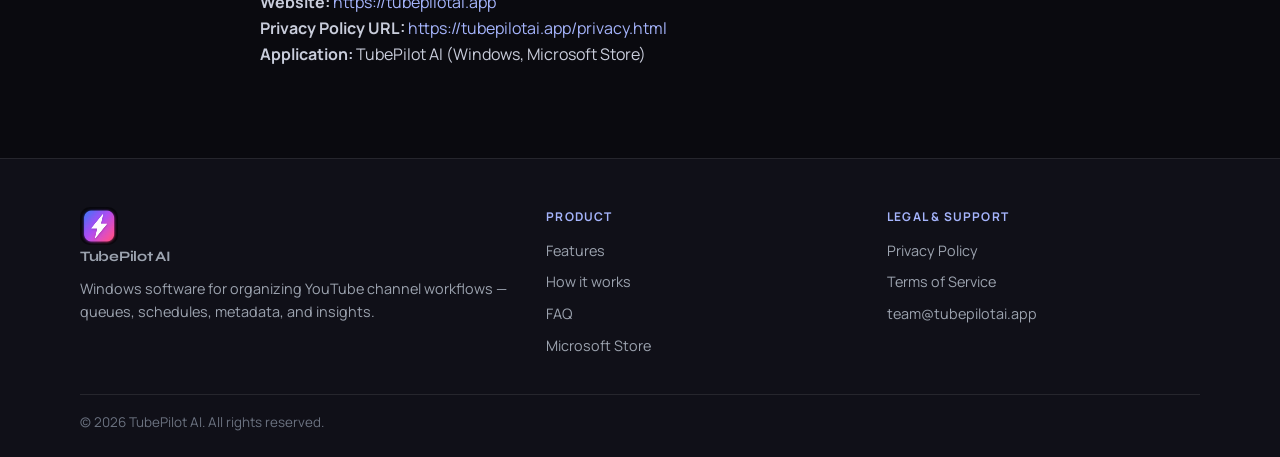
<file: privacy.html>
<!DOCTYPE html>
<html lang="en">
<head>
  <meta charset="UTF-8">
  <meta name="viewport" content="width=device-width, initial-scale=1.0">
  <title>Privacy Policy - TubePilot AI</title>
  <meta name="description" content="Privacy Policy for TubePilot AI: Google user data, YouTube API Services, device storage, cookies and similar technologies, and data protection.">
  <link rel="canonical" href="https://tubepilotai.app/privacy.html">
  <link rel="icon" href="favicon.png" type="image/png">
  <link rel="apple-touch-icon" href="app-icon.png">
  <link rel="preconnect" href="https://fonts.googleapis.com">
  <link rel="preconnect" href="https://fonts.gstatic.com" crossorigin>
  <link href="https://fonts.googleapis.com/css2?family=Manrope:wght@400;500;600;700;800&family=Syne:wght@600;700;800&display=swap" rel="stylesheet">
  <link rel="stylesheet" href="site.css">
</head>
<body>
  <div class="bg-mesh" aria-hidden="true"></div>
  <div class="bg-grid" aria-hidden="true"></div>

  <header class="site-header">
    <div class="container header-inner">
      <a class="brand" href="index.html">
        <img src="app-icon.png" width="38" height="38" alt="">
        <span>TubePilot AI</span>
      </a>
      <button class="menu-btn" type="button" aria-expanded="false" aria-controls="primary-nav" aria-label="Open menu">Menu</button>
      <nav class="site-nav" id="primary-nav" aria-label="Primary">
        <a href="index.html#features">Features</a>
        <a href="index.html#how-it-works">How it works</a>
        <a href="index.html#faq">FAQ</a>
        <a class="btn btn-primary btn-sm nav-cta store-cta" href="https://apps.microsoft.com/detail/9MZR3WZD5DH2?hl=en-us&amp;gl=US&amp;ocid=pdpshare" target="_blank" rel="noopener noreferrer">Get on Microsoft Store</a>
      </nav>
    </div>
  </header>

  <main class="legal">
    <div class="container narrow">
      <h1>Privacy Policy for TubePilot AI</h1>
      <p class="meta">Last Updated: November 24, 2026</p>
      <p>
        TubePilot AI (&quot;TubePilot AI,&quot; &quot;we,&quot; &quot;our,&quot; or &quot;us&quot;) operates the TubePilot AI desktop application for Windows
        and the website at <a href="https://tubepilotai.app">https://tubepilotai.app</a> (together, the &quot;Service&quot; or &quot;API Client&quot;).
        This Privacy Policy explains how we access, use, store, and protect information, including <strong>Google user data</strong>
        obtained through Google OAuth and YouTube API Services.
      </p>
      <p>
        By using the Service, you agree to this Privacy Policy. If you do not agree, do not use the Service.
      </p>

      <h2>1. Application Overview</h2>
      <p>
        TubePilot AI is a Windows desktop application that helps YouTube creators and agencies connect authorized YouTube channels,
        manage upload queues, schedule publishing, generate metadata assistance, and view channel performance inside the app.
        The app communicates with Google only when you choose to sign in with Google and use YouTube-related features.
        Optional Team and Always-On features may also sync job or collaboration data through cloud services you enable by using those features.
      </p>

      <h2>2. Device Storage, Cookies, and Similar Technologies (YouTube Developer Policy III.A.2g)</h2>
      <p>
        <strong>Disclosure required by YouTube API Services Developer Policies, Section III.A.2g:</strong>
        TubePilot AI (the API Client) <strong>stores, accesses, and collects information directly and indirectly on and from users&apos; devices</strong>,
        and <strong>allows certain third parties to do so</strong> where needed to operate sign-in and Service features.
        This includes <strong>placing, accessing, or recognizing cookies or similar technology</strong> on users&apos; devices or browsers
        (for example browser cookies during Google sign-in, local application storage files, and browser localStorage / similar client-side storage).
      </p>
      <p>In more detail:</p>
      <ul>
        <li>
          <strong>Desktop application storage on your device:</strong>
          TubePilot AI stores and accesses information on your Windows device so the app can function. This may include
          Google OAuth access and refresh tokens, connected channel identifiers, upload queues and schedules, app settings and preferences,
          local caches (such as thumbnails or research results), UI state, and related application data files in the app&apos;s user-data folders
          and related local paths (for example Windows userData / Documents folders used by the app).
        </li>
        <li>
          <strong>Cookies and similar browser technologies:</strong>
          When you sign in with Google through a browser window opened by the app, <strong>Google may place, access, or recognize cookies or similar technologies</strong>
          on your browser or device as part of Google&apos;s authentication flow. Our website and in-app web views may also use
          <strong>similar technologies</strong> such as browser <strong>localStorage</strong>, session storage, or equivalent client-side storage
          to remember UI preferences (for example sidebar state) and keep the client working smoothly.
        </li>
        <li>
          <strong>Website (tubepilotai.app):</strong>
          The marketing website does not require Google sign-in to browse. It may still use ordinary browser/client storage or similar technology
          as needed for basic site function (for example remembering menu or display preferences). We do not use the website to collect YouTube account data
          from casual visitors. If you click through to Google, Microsoft Store, or other third-party pages, those parties may set their own cookies under their policies.
        </li>
        <li>
          <strong>Third parties that may store or access information on or from your device:</strong>
          <ul>
            <li><strong>Google / YouTube:</strong> During OAuth sign-in and while using YouTube API Services, Google may store or access cookies or similar technology and process API requests involving your authorized data.</li>
            <li><strong>Cloud backend used for Team / Always-On features (for example Supabase-hosted APIs):</strong> If you use Team or Always-On features, job and collaboration-related information needed for those features may be sent from your device to that cloud service so uploads and team workflows can continue when configured.</li>
            <li><strong>OpenAI (optional, user-controlled):</strong> Only if you enter your own OpenAI API key and use optional AI features; content you choose to process may leave your device to OpenAI under your key.</li>
            <li><strong>Microsoft Store / Windows:</strong> Purchase, license, and update flows may involve Microsoft technologies on your device under Microsoft&apos;s policies.</li>
          </ul>
        </li>
      </ul>
      <p>
        These device-storage and cookie/similar technologies are used to authenticate you, keep you signed in, operate queues and schedules,
        remember preferences, call YouTube API Services on your behalf, and support optional Team / Always-On / AI features you enable.
        They are <strong>not</strong> used by TubePilot AI to sell your Google user data or to serve third-party advertising inside the API Client.
      </p>

      <h2>3. Google OAuth Scopes We Request</h2>
      <p>
        When you connect a Google or YouTube account, the OAuth consent screen lists the permissions (scopes) required for app features.
        TubePilot AI may request the following scopes:
      </p>
      <ul>
        <li><strong>openid, email, profile</strong> — Identify your Google account during sign-in and associate the correct YouTube channels with your session in the app.</li>
        <li><strong>https://www.googleapis.com/auth/youtube.readonly</strong> — Read channel and video information (for example titles, descriptions, tags, statistics, and channel metadata) to display dashboards, analytics, research, and insights inside the app.</li>
        <li><strong>https://www.googleapis.com/auth/youtube.upload</strong> — Upload video files and manage uploads that you initiate in the app (for example queued or scheduled uploads to your channel).</li>
        <li><strong>https://www.googleapis.com/auth/youtube.force-ssl</strong> — Update video metadata and manage YouTube content that you edit through the app (for example changing title, description, tags, or privacy status on videos you manage).</li>
        <li><strong>https://www.googleapis.com/auth/youtube</strong> — Manage your YouTube account features that require broader channel and video management permissions when you use upload, scheduling, metadata edit, and related in-app workflows.</li>
      </ul>
      <p>
        We request only scopes needed for features you use. You can revoke access at any time in your
        <a href="https://myaccount.google.com/permissions" target="_blank" rel="noopener">Google Account permissions</a>
        or at
        <a href="https://security.google.com/settings/security/permissions" target="_blank" rel="noopener">Google security settings</a>.
      </p>

      <h2>4. Google User Data We Access</h2>
      <p>
        Through Google OAuth and YouTube Data API Services, the application may access the following categories of
        <strong>Google user data</strong> (depending on which features you use):
      </p>
      <ul>
        <li><strong>Google account identifiers:</strong> Basic profile information from your Google account (such as account email and profile identifiers) used to link your sign-in to connected channels.</li>
        <li><strong>YouTube channel information:</strong> Channel IDs, channel titles, thumbnails, branding, subscriber counts, view counts, and other channel metadata for channels you authorize.</li>
        <li><strong>Video metadata and listings:</strong> Video IDs, titles, descriptions, tags, categories, privacy or publish status (Public, Private, or Unlisted), upload timestamps, and thumbnails for videos on channels you manage or analyze through in-app tools.</li>
        <li><strong>Video performance and analytics data:</strong> Statistics such as views, likes, comments counts, and related metrics displayed in dashboards, analytics, channel research, and insights features.</li>
        <li><strong>Upload and content-management data:</strong> Video files and metadata that you select in the app for upload, scheduling, review, or metadata updates to YouTube.</li>
        <li><strong>OAuth tokens:</strong> Access and refresh tokens issued by Google so the app can call YouTube API Services on your behalf until you sign out or revoke access. These tokens are stored on your device as described in Section 2.</li>
      </ul>
      <p>
        We do <strong>not</strong> request access to unrelated Google products (such as Gmail, Google Drive, Google Photos, or Google Calendar) for core YouTube management features.
      </p>

      <h2>5. How We Use Google User Data</h2>
      <p>
        We use Google user data <strong>only</strong> to provide and operate the Service features you request. Specific uses include:
      </p>
      <ul>
        <li><strong>Authentication and channel connection:</strong> Sign you in with Google OAuth and connect YouTube channels you select.</li>
        <li><strong>Dashboard and channel management:</strong> Display connected channels, queue status, and summary metrics.</li>
        <li><strong>Uploads and scheduling:</strong> Upload videos and apply publish settings you configure, including Public / Private / Unlisted visibility and review or automatic workflows you enable.</li>
        <li><strong>Metadata editing:</strong> Read and update titles, descriptions, tags, privacy status, and related video fields when you edit or publish content in the app.</li>
        <li><strong>Analytics and research:</strong> Show performance metrics, comparisons, and insights derived from YouTube API data to help you understand channel activity. Cached performance snapshots kept on your device are limited in retention (see Section 7).</li>
        <li><strong>Quota and reliability:</strong> Monitor API usage limits to pause or protect operations when daily API quota is low (as configured in Settings).</li>
        <li><strong>Support and troubleshooting:</strong> Diagnose errors you report (for example upload failures or authentication issues) using information you provide and local app logs.</li>
      </ul>
      <p><strong>Limited use commitment (Google API Services User Data Policy):</strong></p>
      <ul>
        <li>We do <strong>not</strong> use Google user data for serving advertisements.</li>
        <li>We do <strong>not</strong> sell, rent, or trade Google user data.</li>
        <li>We do <strong>not</strong> use Google user data for purposes unrelated to providing or improving user-facing YouTube management features in TubePilot AI.</li>
        <li>We do <strong>not</strong> transfer Google user data to third parties except as needed to operate the Service (see Sections 2 and 8), comply with law, or with your direction (for example uploading content to YouTube at your request).</li>
      </ul>

      <h2>6. Optional Third-Party AI Features (User-Controlled)</h2>
      <p>
        If you optionally enter an <strong>OpenAI API key</strong> in Settings, metadata or video-analysis features may send
        <strong>content you choose to process</strong> (such as video filenames, extracted frames, or text you generate) directly from your device
        to OpenAI using <strong>your</strong> API key and <strong>your</strong> OpenAI account. That data is not sent to TubePilot AI marketing servers.
        OpenAI processing is governed by OpenAI&apos;s terms and privacy policy. You can disable these features by removing your API key.
      </p>

      <h2>7. Data Storage, Retention, and Deletion</h2>
      <ul>
        <li><strong>Local-first storage:</strong> As disclosed in Section 2, OAuth tokens, channel settings, queues, preferences, caches, and most app data are stored on your Windows device in local application storage.</li>
        <li><strong>Cloud sync for optional features:</strong> Team / Always-On related job or collaboration records may be stored in the configured cloud backend so those features can run as designed. This is limited to data needed for those features.</li>
        <li><strong>No sale of data:</strong> We do not sell Google user data or YouTube API data.</li>
        <li><strong>Retention:</strong> We retain Google user data locally only as long as needed to provide the Service while your account remains connected and the app is in use, or until you delete local app data or uninstall the application. Cached YouTube performance statistics kept for in-app insights are purged on a rolling basis (approximately 30 days) and are not kept indefinitely for secondary purposes.</li>
        <li><strong>Deletion and revocation:</strong> You may sign out in the app, delete local channel data, uninstall TubePilot AI, and revoke the app in Google Account permissions. After revocation, the app cannot access your YouTube data unless you connect again.</li>
        <li>
          <strong>Google revocation (Authorized Data):</strong>
          In addition to TubePilot AI&apos;s normal deletion procedures, you can revoke the API Client&apos;s access to your data at any time via the Google security settings page at
          <a href="https://security.google.com/settings/security/permissions" target="_blank" rel="noopener">https://security.google.com/settings/security/permissions</a>
          (also available at
          <a href="https://myaccount.google.com/permissions" target="_blank" rel="noopener">https://myaccount.google.com/permissions</a>).
        </li>
      </ul>

      <h2>8. Data Protection and Security Mechanisms</h2>
      <p>We protect sensitive data using the following measures:</p>
      <ul>
        <li><strong>Encryption in transit:</strong> All communication between TubePilot AI and Google API Services (including YouTube Data API) uses HTTPS/TLS.</li>
        <li><strong>Local credential storage:</strong> OAuth tokens and app secrets configured on your device are stored locally for app operation and are not published by us to third-party marketing databases.</li>
        <li><strong>Least-privilege access:</strong> The app requests OAuth scopes tied to YouTube management features and uses API access only for authorized channels you connect.</li>
        <li><strong>User control:</strong> You choose which channels to connect, which videos to upload, and when to publish or edit metadata (including Public / Private / Unlisted).</li>
        <li><strong>Access revocation:</strong> You can remove app access at any time via Google Account / security permissions (links in Section 7).</li>
        <li><strong>Quota protection:</strong> Configurable limits and auto-pause options help reduce accidental excessive API usage.</li>
        <li><strong>Device security:</strong> You are responsible for securing your Windows user account, disk encryption, and physical access to your computer where local tokens and video files are stored.</li>
      </ul>
      <p>
        No method of transmission or storage is 100% secure. We work to protect information using reasonable technical and organizational measures appropriate to a local desktop application with optional cloud features.
      </p>

      <h2>9. Sharing and Disclosure</h2>
      <p>We may share information only in these situations:</p>
      <ul>
        <li><strong>With Google / YouTube:</strong> When you use the app to upload, update, or manage content on YouTube at your direction.</li>
        <li><strong>With service providers needed to operate optional features:</strong> For example the cloud backend used for Team / Always-On sync, or OpenAI if you provide an API key for optional AI features.</li>
        <li><strong>Legal requirements:</strong> If required by law, regulation, legal process, or enforceable governmental request.</li>
        <li><strong>Safety:</strong> To protect rights, safety, and security of users or the public, where permitted by law.</li>
      </ul>
      <p>
        We do <strong>not</strong> allow unrelated third parties to serve advertisements inside the API Client using Google user data,
        and we do not share Google user data with data brokers or for third-party advertising.
      </p>

      <h2>10. Children&apos;s Privacy</h2>
      <p>
        TubePilot AI is not directed to children under 13 (or the age required in your country). We do not knowingly collect personal information from children.
        If you believe a child has provided Google account access through the app, contact us and we will assist with disconnection steps.
      </p>

      <h2>11. International Users</h2>
      <p>
        You control where your device and local data reside. Google, YouTube, and any cloud providers you use through optional features process data according to their policies when those services are used.
      </p>

      <h2>12. YouTube Terms of Service and Google Policies</h2>
      <p>
        TubePilot AI uses <strong>YouTube API Services</strong>. By using the Service, you agree to be bound by the
        <a href="https://www.youtube.com/t/terms" target="_blank" rel="noopener">YouTube Terms of Service</a> and the
        <a href="https://policies.google.com/privacy" target="_blank" rel="noopener">Google Privacy Policy</a>
        (also referenced at <a href="http://www.google.com/policies/privacy" target="_blank" rel="noopener">http://www.google.com/policies/privacy</a>).
        You can review Google&apos;s security settings and connected apps at
        <a href="https://security.google.com/settings/security/permissions" target="_blank" rel="noopener">Google security settings</a>.
      </p>

      <h2>13. Changes to This Privacy Policy</h2>
      <p>
        We may update this Privacy Policy from time to time. We will post the updated version at
        <a href="https://tubepilotai.app/privacy.html">https://tubepilotai.app/privacy.html</a> and update the &quot;Last Updated&quot; date.
        Continued use of the Service after changes means you accept the updated policy.
      </p>

      <h2>14. Contact Us</h2>
      <p>
        For privacy questions, complaints about our privacy practices, OAuth verification, or data requests related to TubePilot AI, contact:
      </p>
      <p>
        <strong>Email:</strong> <a class="email-cta" href="mailto:team@tubepilotai.app?subject=TubePilot%20AI%20Privacy">team@tubepilotai.app</a><br>
        <strong>Website:</strong> <a href="https://tubepilotai.app">https://tubepilotai.app</a><br>
        <strong>Privacy Policy URL:</strong> <a href="https://tubepilotai.app/privacy.html">https://tubepilotai.app/privacy.html</a><br>
        <strong>Application:</strong> TubePilot AI (Windows, Microsoft Store)
      </p>
    </div>
  </main>

  <footer class="site-footer">
    <div class="container">
      <div class="footer-grid">
        <div>
          <a class="brand" href="index.html"><img src="app-icon.png" width="36" height="36" alt=""> TubePilot AI</a>
          <p class="footer-blurb">Windows software for organizing YouTube channel workflows — queues, schedules, metadata, and insights.</p>
        </div>
        <div>
          <h4>Product</h4>
          <a href="index.html#features">Features</a>
          <a href="index.html#how-it-works">How it works</a>
          <a href="index.html#faq">FAQ</a>
          <a class="store-cta" href="https://apps.microsoft.com/detail/9MZR3WZD5DH2?hl=en-us&amp;gl=US&amp;ocid=pdpshare" target="_blank" rel="noopener noreferrer">Microsoft Store</a>
        </div>
        <div>
          <h4>Legal &amp; support</h4>
          <a href="privacy.html">Privacy Policy</a>
          <a href="terms.html">Terms of Service</a>
          <a class="email-cta" href="mailto:team@tubepilotai.app?subject=TubePilot%20AI%20Support">team@tubepilotai.app</a>
        </div>
      </div>
      <div class="footer-bottom">&copy; 2026 TubePilot AI. All rights reserved.</div>
    </div>
  </footer>

  <script src="main.js"></script>
</body>
</html>
</file>
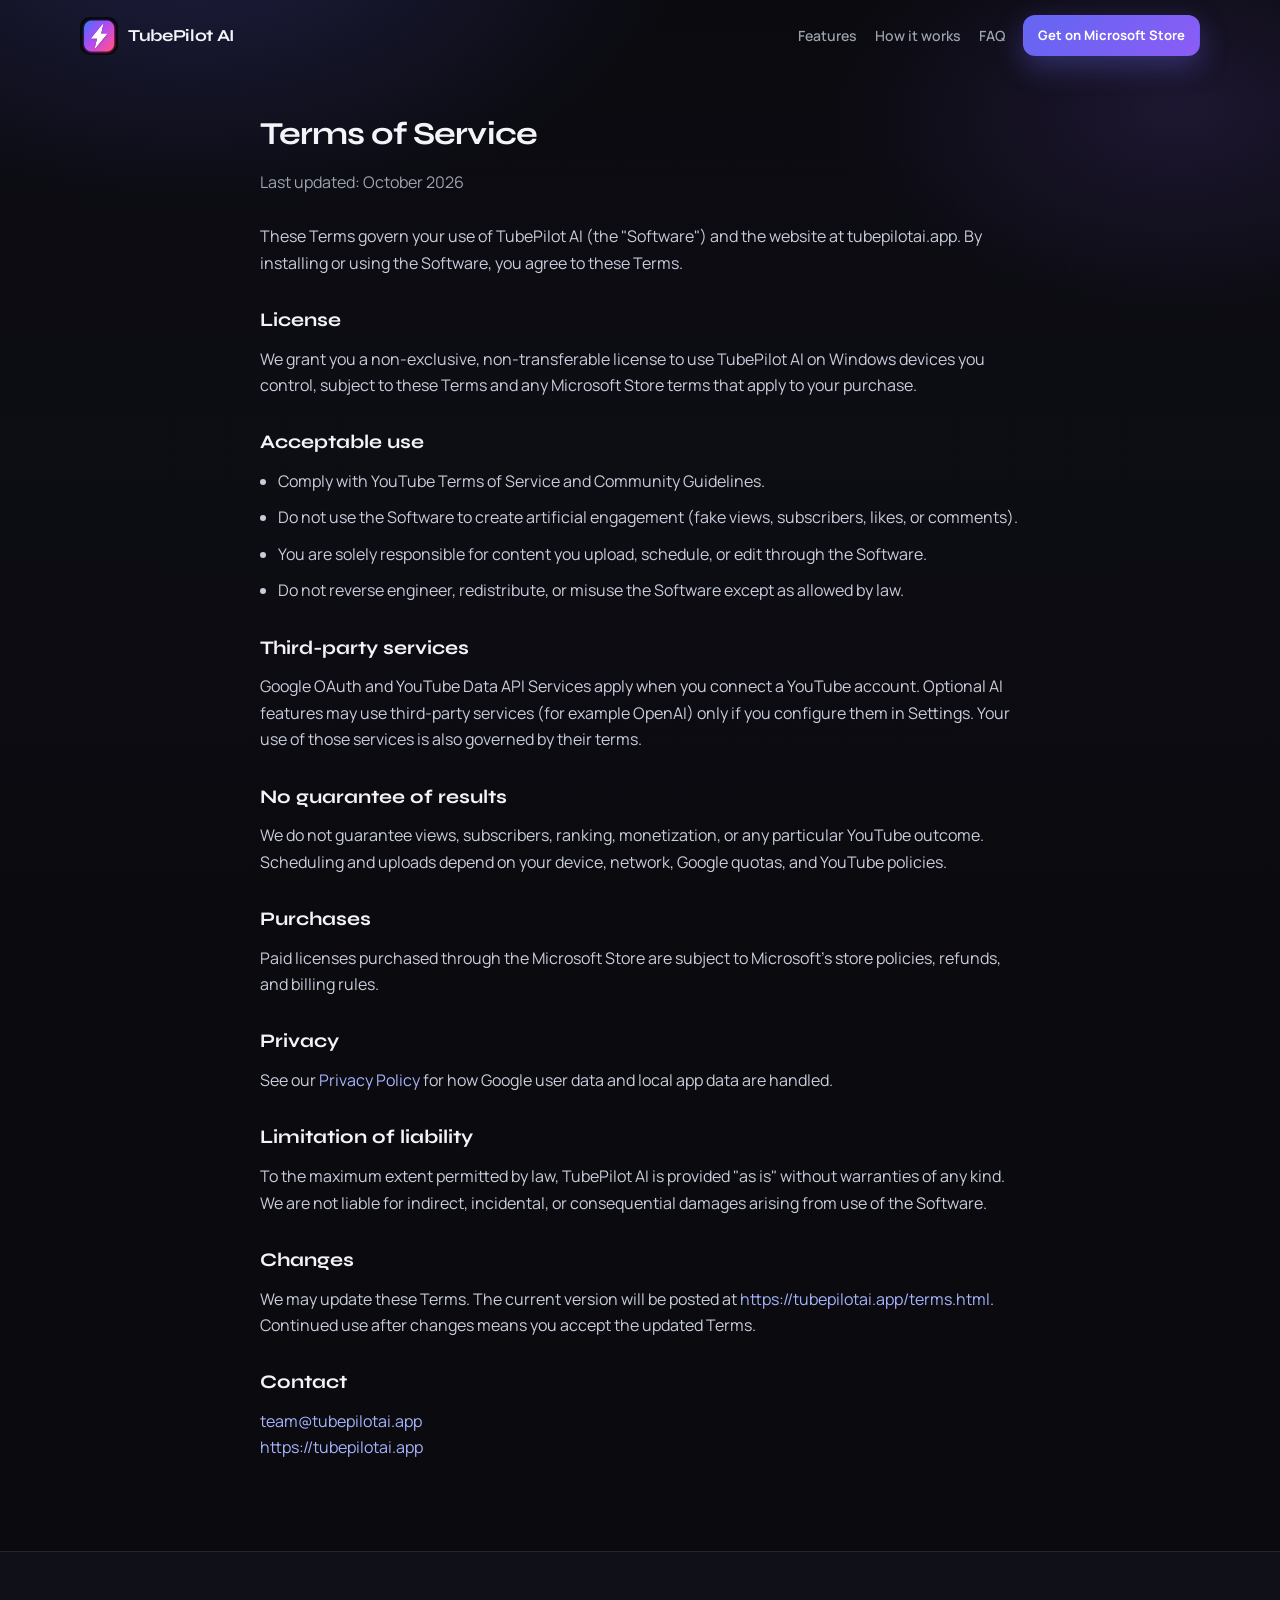
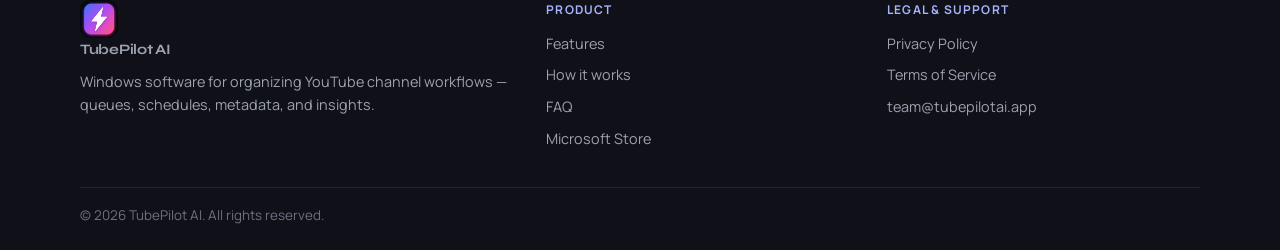
<file: terms.html>
<!DOCTYPE html>
<html lang="en">
<head>
  <meta charset="UTF-8">
  <meta name="viewport" content="width=device-width, initial-scale=1.0">
  <title>Terms of Service - TubePilot AI</title>
  <meta name="description" content="Terms of Service for TubePilot AI Windows application and tubepilotai.app website.">
  <link rel="canonical" href="https://tubepilotai.app/terms.html">
  <link rel="icon" href="favicon.png" type="image/png">
  <link rel="apple-touch-icon" href="app-icon.png">
  <link rel="preconnect" href="https://fonts.googleapis.com">
  <link rel="preconnect" href="https://fonts.gstatic.com" crossorigin>
  <link href="https://fonts.googleapis.com/css2?family=Manrope:wght@400;500;600;700;800&family=Syne:wght@600;700;800&display=swap" rel="stylesheet">
  <link rel="stylesheet" href="site.css">
</head>
<body>
  <div class="bg-mesh" aria-hidden="true"></div>
  <div class="bg-grid" aria-hidden="true"></div>

  <header class="site-header">
    <div class="container header-inner">
      <a class="brand" href="index.html">
        <img src="app-icon.png" width="38" height="38" alt="">
        <span>TubePilot AI</span>
      </a>
      <button class="menu-btn" type="button" aria-expanded="false" aria-controls="primary-nav" aria-label="Open menu">Menu</button>
      <nav class="site-nav" id="primary-nav" aria-label="Primary">
        <a href="index.html#features">Features</a>
        <a href="index.html#how-it-works">How it works</a>
        <a href="index.html#faq">FAQ</a>
        <a class="btn btn-primary btn-sm nav-cta store-cta" href="https://apps.microsoft.com/detail/9MZR3WZD5DH2?hl=en-us&amp;gl=US&amp;ocid=pdpshare" target="_blank" rel="noopener noreferrer">Get on Microsoft Store</a>
      </nav>
    </div>
  </header>

  <main class="legal">
    <div class="container narrow">
      <h1>Terms of Service</h1>
      <p class="meta">Last updated: October 2026</p>
      <p>These Terms govern your use of TubePilot AI (the &quot;Software&quot;) and the website at tubepilotai.app. By installing or using the Software, you agree to these Terms.</p>

      <h2>License</h2>
      <p>We grant you a non-exclusive, non-transferable license to use TubePilot AI on Windows devices you control, subject to these Terms and any Microsoft Store terms that apply to your purchase.</p>

      <h2>Acceptable use</h2>
      <ul>
        <li>Comply with YouTube Terms of Service and Community Guidelines.</li>
        <li>Do not use the Software to create artificial engagement (fake views, subscribers, likes, or comments).</li>
        <li>You are solely responsible for content you upload, schedule, or edit through the Software.</li>
        <li>Do not reverse engineer, redistribute, or misuse the Software except as allowed by law.</li>
      </ul>

      <h2>Third-party services</h2>
      <p>
        Google OAuth and YouTube Data API Services apply when you connect a YouTube account.
        Optional AI features may use third-party services (for example OpenAI) only if you configure them in Settings.
        Your use of those services is also governed by their terms.
      </p>

      <h2>No guarantee of results</h2>
      <p>We do not guarantee views, subscribers, ranking, monetization, or any particular YouTube outcome. Scheduling and uploads depend on your device, network, Google quotas, and YouTube policies.</p>

      <h2>Purchases</h2>
      <p>Paid licenses purchased through the Microsoft Store are subject to Microsoft&apos;s store policies, refunds, and billing rules.</p>

      <h2>Privacy</h2>
      <p>See our <a href="privacy.html">Privacy Policy</a> for how Google user data and local app data are handled.</p>

      <h2>Limitation of liability</h2>
      <p>To the maximum extent permitted by law, TubePilot AI is provided &quot;as is&quot; without warranties of any kind. We are not liable for indirect, incidental, or consequential damages arising from use of the Software.</p>

      <h2>Changes</h2>
      <p>We may update these Terms. The current version will be posted at <a href="https://tubepilotai.app/terms.html">https://tubepilotai.app/terms.html</a>. Continued use after changes means you accept the updated Terms.</p>

      <h2>Contact</h2>
      <p>
        <a class="email-cta" href="mailto:team@tubepilotai.app?subject=TubePilot%20AI%20Support">team@tubepilotai.app</a><br>
        <a href="https://tubepilotai.app">https://tubepilotai.app</a>
      </p>
    </div>
  </main>

  <footer class="site-footer">
    <div class="container">
      <div class="footer-grid">
        <div>
          <a class="brand" href="index.html"><img src="app-icon.png" width="36" height="36" alt=""> TubePilot AI</a>
          <p class="footer-blurb">Windows software for organizing YouTube channel workflows — queues, schedules, metadata, and insights.</p>
        </div>
        <div>
          <h4>Product</h4>
          <a href="index.html#features">Features</a>
          <a href="index.html#how-it-works">How it works</a>
          <a href="index.html#faq">FAQ</a>
          <a class="store-cta" href="https://apps.microsoft.com/detail/9MZR3WZD5DH2?hl=en-us&amp;gl=US&amp;ocid=pdpshare" target="_blank" rel="noopener noreferrer">Microsoft Store</a>
        </div>
        <div>
          <h4>Legal &amp; support</h4>
          <a href="privacy.html">Privacy Policy</a>
          <a href="terms.html">Terms of Service</a>
          <a class="email-cta" href="mailto:team@tubepilotai.app?subject=TubePilot%20AI%20Support">team@tubepilotai.app</a>
        </div>
      </div>
      <div class="footer-bottom">&copy; 2026 TubePilot AI. All rights reserved.</div>
    </div>
  </footer>

  <script src="main.js"></script>
</body>
</html>
</file>
<file: site.css>
:root {
  --bg: #0a0a0f;
  --bg-2: #101018;
  --bg-3: #161622;
  --ink: #f3f4f8;
  --muted: #9ca3af;
  --line: rgba(255, 255, 255, 0.09);
  --accent: #6366f1;
  --accent-2: #8b5cf6;
  --accent-soft: rgba(99, 102, 241, 0.18);
  --ok: #34d399;
  --header-h: 72px;
  --max: 1120px;
  --ease: cubic-bezier(0.22, 1, 0.36, 1);
}

*, *::before, *::after { box-sizing: border-box; margin: 0; padding: 0; }
html { scroll-behavior: smooth; scroll-padding-top: calc(var(--header-h) + 16px); }
body {
  font-family: "Manrope", "Segoe UI", sans-serif;
  background: var(--bg);
  color: var(--ink);
  line-height: 1.65;
  -webkit-font-smoothing: antialiased;
  overflow-x: hidden;
}
img { max-width: 100%; height: auto; display: block; }
a { color: #a5b4fc; text-decoration: none; }
a:hover { color: #c7d2fe; }
button { font: inherit; }

.container { width: min(var(--max), calc(100% - 40px)); margin-inline: auto; }

.bg-mesh {
  position: fixed;
  inset: 0;
  z-index: -1;
  pointer-events: none;
  background:
    radial-gradient(900px 520px at 15% -8%, rgba(99, 102, 241, 0.22), transparent 55%),
    radial-gradient(700px 420px at 92% 12%, rgba(139, 92, 246, 0.14), transparent 50%),
    linear-gradient(180deg, #0a0a0f 0%, #0d0d14 50%, #0a0a0f 100%);
}
.bg-grid {
  position: fixed;
  inset: 0;
  z-index: -1;
  pointer-events: none;
  opacity: 0.18;
  background-image:
    linear-gradient(rgba(99, 102, 241, 0.07) 1px, transparent 1px),
    linear-gradient(90deg, rgba(99, 102, 241, 0.07) 1px, transparent 1px);
  background-size: 56px 56px;
  mask-image: radial-gradient(ellipse at center, black 18%, transparent 72%);
}

.site-header {
  position: fixed;
  inset: 0 0 auto;
  z-index: 50;
  height: var(--header-h);
  border-bottom: 1px solid transparent;
  transition: background 0.3s var(--ease), border-color 0.3s, height 0.3s;
}
.site-header.is-scrolled {
  height: 62px;
  background: rgba(10, 10, 15, 0.9);
  backdrop-filter: blur(16px);
  border-color: var(--line);
}
.header-inner {
  height: 100%;
  display: flex;
  align-items: center;
  justify-content: space-between;
  gap: 16px;
}
.brand {
  display: flex;
  align-items: center;
  gap: 10px;
  color: var(--ink);
  font-family: "Syne", sans-serif;
  font-weight: 700;
  font-size: 1.05rem;
  letter-spacing: -0.02em;
}
.brand img { width: 38px; height: 38px; border-radius: 10px; }
.brand:hover { color: var(--ink); }

.site-nav { display: flex; align-items: center; gap: 18px; }
.site-nav a:not(.btn) {
  color: var(--muted);
  font-size: 0.88rem;
  font-weight: 560;
}
.site-nav a:not(.btn):hover { color: var(--ink); }
.menu-btn {
  display: none;
  border: 1px solid var(--line);
  background: var(--bg-2);
  color: var(--ink);
  border-radius: 10px;
  padding: 8px 12px;
  cursor: pointer;
}

.btn {
  display: inline-flex;
  align-items: center;
  justify-content: center;
  gap: 8px;
  padding: 13px 22px;
  border-radius: 12px;
  font-weight: 700;
  font-size: 0.92rem;
  border: 1px solid transparent;
  transition: transform 0.2s var(--ease), background 0.2s, border-color 0.2s, box-shadow 0.2s;
}
.btn:hover { transform: translateY(-1px); }
.btn-primary {
  background: linear-gradient(135deg, var(--accent), var(--accent-2));
  color: #fff;
  box-shadow: 0 10px 28px rgba(99, 102, 241, 0.35);
}
.btn-primary:hover { color: #fff; }
.btn-ghost {
  background: rgba(255, 255, 255, 0.04);
  border-color: var(--line);
  color: var(--ink);
}
.btn-ghost:hover { background: rgba(255, 255, 255, 0.08); color: var(--ink); }
.btn-sm { padding: 9px 14px; font-size: 0.82rem; }

/* Hero — text first, clear product preview below (never behind copy) */
.hero {
  position: relative;
  padding: calc(var(--header-h) + 48px) 0 28px;
  overflow: hidden;
}
.hero-copy {
  position: relative;
  z-index: 1;
  max-width: 720px;
  margin: 0 auto 40px;
  text-align: center;
  animation: riseIn 0.9s var(--ease) both;
}
.brand-mark {
  font-family: "Syne", sans-serif;
  font-weight: 800;
  font-size: clamp(2.8rem, 8vw, 4.8rem);
  letter-spacing: -0.045em;
  line-height: 0.95;
  margin-bottom: 18px;
  background: linear-gradient(180deg, #fff 20%, #c4b5fd 100%);
  -webkit-background-clip: text;
  background-clip: text;
  color: transparent;
}
.hero-copy h1 {
  font-family: "Syne", sans-serif;
  font-weight: 650;
  font-size: clamp(1.25rem, 2.6vw, 1.75rem);
  letter-spacing: -0.02em;
  line-height: 1.3;
  margin-bottom: 14px;
  color: #eef0ff;
}
.hero-copy .lede {
  color: var(--muted);
  font-size: 1.05rem;
  max-width: 36rem;
  margin: 0 auto 26px;
}
.hero-actions {
  display: flex;
  flex-wrap: wrap;
  gap: 12px;
  justify-content: center;
}

.hero-preview {
  position: relative;
  z-index: 1;
  max-width: 980px;
  margin: 0 auto;
  padding: 0 0 8px;
  animation: riseIn 1.05s var(--ease) 0.12s both;
}
.hero-preview-frame {
  border-radius: 18px;
  overflow: hidden;
  border: 1px solid rgba(165, 180, 252, 0.22);
  background: var(--bg-2);
  box-shadow:
    0 0 0 1px rgba(99, 102, 241, 0.12),
    0 28px 80px rgba(0, 0, 0, 0.55),
    0 0 60px rgba(99, 102, 241, 0.12);
}
.hero-preview-frame img {
  width: 100%;
  height: auto;
  display: block;
  object-fit: cover;
  object-position: top center;
}
.hero-preview figcaption {
  text-align: center;
  margin-top: 14px;
  font-size: 0.84rem;
  color: var(--muted);
}

/* Reviews marquee — right to left */
.reviews-band {
  padding: 32px 0 10px;
  border-block: 1px solid var(--line);
  background: rgba(16, 16, 28, 0.65);
  overflow: hidden;
  margin-top: 36px;
}
.reviews-label {
  text-align: center;
  font-size: 0.78rem;
  letter-spacing: 0.14em;
  text-transform: uppercase;
  color: #a5b4fc;
  font-weight: 700;
  margin-bottom: 18px;
}
.marquee {
  display: flex;
  gap: 16px;
  width: max-content;
  animation: marqueeRtl 48s linear infinite;
}
.marquee:hover { animation-play-state: paused; }
.review-chip {
  width: min(340px, 78vw);
  flex: 0 0 auto;
  padding: 18px 18px 16px;
  border: 1px solid var(--line);
  border-radius: 16px;
  background: rgba(10, 10, 15, 0.85);
}
.review-chip p {
  font-size: 0.94rem;
  color: #dde1f0;
  margin-bottom: 12px;
  line-height: 1.5;
}
.review-chip cite {
  display: block;
  font-style: normal;
  font-size: 0.8rem;
  color: #c4b5fd;
  font-weight: 650;
}
.review-chip span {
  display: block;
  font-size: 0.75rem;
  color: var(--muted);
  margin-top: 2px;
  font-weight: 500;
}

.section { padding: 84px 0; }
.section-head {
  max-width: 640px;
  margin: 0 auto 40px;
  text-align: center;
}
.section-head h2 {
  font-family: "Syne", sans-serif;
  font-size: clamp(1.7rem, 3vw, 2.35rem);
  letter-spacing: -0.03em;
  margin-bottom: 12px;
}
.section-head p { color: var(--muted); font-size: 1.02rem; }

.feature-grid {
  display: grid;
  grid-template-columns: repeat(3, 1fr);
  gap: 14px;
}
.feature {
  padding: 24px;
  border-radius: 18px;
  border: 1px solid var(--line);
  background: linear-gradient(160deg, rgba(22, 22, 34, 0.95), rgba(10, 10, 15, 0.7));
  transition: border-color 0.25s, transform 0.25s var(--ease);
}
.feature:hover {
  transform: translateY(-3px);
  border-color: rgba(99, 102, 241, 0.4);
}
.feature .kicker {
  font-size: 0.72rem;
  letter-spacing: 0.12em;
  text-transform: uppercase;
  color: #a5b4fc;
  font-weight: 750;
  margin-bottom: 10px;
}
.feature h3 {
  font-family: "Syne", sans-serif;
  font-size: 1.15rem;
  letter-spacing: -0.02em;
  margin-bottom: 8px;
}
.feature p { color: var(--muted); font-size: 0.94rem; }

.steps {
  display: grid;
  grid-template-columns: repeat(4, 1fr);
  gap: 12px;
}
.step {
  padding: 22px;
  border-radius: 16px;
  border: 1px solid var(--line);
  background: var(--bg-2);
}
.step .n {
  font-family: "Syne", sans-serif;
  font-size: 1.5rem;
  color: var(--accent);
  font-weight: 800;
  margin-bottom: 8px;
}
.step h3 { font-size: 1rem; margin-bottom: 8px; font-family: "Syne", sans-serif; }
.step p { color: var(--muted); font-size: 0.9rem; }

.showcase-section { padding: 72px 0; }
.showcase-section.alt {
  background: rgba(16, 16, 28, 0.55);
  border-block: 1px solid var(--line);
}
.showcase {
  display: grid;
  grid-template-columns: 1fr 1.15fr;
  gap: 36px;
  align-items: center;
}
.showcase.reverse { grid-template-columns: 1.15fr 1fr; }
.showcase.reverse .showcase-copy { order: 2; }
.showcase.reverse .showcase-shot { order: 1; }
.showcase-copy .kicker {
  font-size: 0.72rem;
  letter-spacing: 0.12em;
  text-transform: uppercase;
  color: #a5b4fc;
  font-weight: 750;
  margin-bottom: 12px;
}
.showcase-copy h2 {
  font-family: "Syne", sans-serif;
  font-size: clamp(1.55rem, 3vw, 2.15rem);
  letter-spacing: -0.03em;
  line-height: 1.2;
  margin-bottom: 14px;
}
.showcase-copy > p {
  color: var(--muted);
  font-size: 1.02rem;
  margin-bottom: 18px;
}
.showcase-list {
  list-style: none;
  display: grid;
  gap: 10px;
}
.showcase-list li {
  position: relative;
  padding-left: 22px;
  color: #d4d8e8;
  font-size: 0.94rem;
}
.showcase-list li::before {
  content: "";
  position: absolute;
  left: 0;
  top: 0.55em;
  width: 8px;
  height: 8px;
  border-radius: 50%;
  background: var(--accent);
  box-shadow: 0 0 12px rgba(99, 102, 241, 0.55);
}
.showcase-shot {
  margin: 0;
  border-radius: 18px;
  overflow: hidden;
  border: 1px solid var(--line);
  background: var(--bg-2);
  box-shadow: 0 24px 60px rgba(0, 0, 0, 0.4);
}
.showcase-shot img {
  width: 100%;
  height: auto;
  display: block;
  object-fit: cover;
  object-position: top center;
}
.showcase-shot figcaption {
  padding: 12px 16px;
  font-size: 0.82rem;
  color: var(--muted);
  border-top: 1px solid var(--line);
  line-height: 1.45;
}

.gallery {
  display: grid;
  grid-template-columns: repeat(3, 1fr);
  gap: 12px;
}
.gallery figure {
  border-radius: 14px;
  overflow: hidden;
  border: 1px solid var(--line);
  background: var(--bg-2);
}
.gallery .shot {
  aspect-ratio: 16 / 10;
  overflow: hidden;
  background: #0c0c12;
}
.gallery img {
  width: 100%;
  height: 100%;
  object-fit: cover;
  object-position: top center;
  transition: transform 0.6s var(--ease);
}
.gallery figure:hover img { transform: scale(1.03); }
.gallery figcaption {
  padding: 11px 13px;
  font-size: 0.8rem;
  color: var(--muted);
  font-weight: 650;
  border-top: 1px solid var(--line);
}

.audience {
  display: grid;
  grid-template-columns: repeat(3, 1fr);
  gap: 12px;
}
.aud {
  padding: 26px;
  border-radius: 16px;
  border: 1px solid var(--line);
  background: var(--bg-3);
}
.aud h3 { font-family: "Syne", sans-serif; margin-bottom: 8px; }
.aud p { color: var(--muted); font-size: 0.94rem; }

.faq { max-width: 720px; margin: 0 auto; }
.faq-item { border-bottom: 1px solid var(--line); }
.faq-q {
  width: 100%;
  text-align: left;
  background: none;
  border: 0;
  color: var(--ink);
  padding: 18px 0;
  font-size: 1rem;
  font-weight: 650;
  cursor: pointer;
  display: flex;
  justify-content: space-between;
  gap: 12px;
}
.faq-a {
  display: none;
  color: var(--muted);
  padding: 0 0 18px;
  font-size: 0.95rem;
}
.faq-item.open .faq-a { display: block; }
.faq-item.open .faq-q span { transform: rotate(45deg); }
.faq-q span { transition: transform 0.2s; display: inline-block; color: #a5b4fc; }

.cta-band {
  position: relative;
  padding: 88px 0;
  text-align: center;
  overflow: hidden;
  border-top: 1px solid var(--line);
}
.cta-band::before {
  content: "";
  position: absolute;
  inset: 0;
  background:
    radial-gradient(600px 280px at 50% 0%, rgba(99, 102, 241, 0.22), transparent 70%);
  pointer-events: none;
}
.cta-band h2 {
  position: relative;
  font-family: "Syne", sans-serif;
  font-size: clamp(1.8rem, 4vw, 2.6rem);
  letter-spacing: -0.03em;
  margin-bottom: 12px;
}
.cta-band p {
  position: relative;
  color: var(--muted);
  max-width: 560px;
  margin: 0 auto 26px;
}

.site-footer {
  border-top: 1px solid var(--line);
  background: var(--bg-2);
  padding: 48px 0 24px;
}
.footer-grid {
  display: grid;
  grid-template-columns: 1.4fr 1fr 1fr;
  gap: 28px;
  margin-bottom: 28px;
}
.footer-grid h4 {
  font-size: 0.75rem;
  letter-spacing: 0.1em;
  text-transform: uppercase;
  color: #a5b4fc;
  margin-bottom: 12px;
}
.footer-grid a, .footer-blurb {
  display: block;
  color: var(--muted);
  font-size: 0.9rem;
  margin-bottom: 8px;
}
.footer-bottom {
  border-top: 1px solid var(--line);
  padding-top: 16px;
  color: #6b7280;
  font-size: 0.84rem;
}

.legal { padding: calc(var(--header-h) + 36px) 0 80px; }
.legal .narrow { max-width: 760px; }
.legal h1 {
  font-family: "Syne", sans-serif;
  font-size: 2rem;
  letter-spacing: -0.03em;
  margin-bottom: 8px;
}
.legal .meta { color: var(--muted); margin-bottom: 28px; }
.legal h2 {
  font-family: "Syne", sans-serif;
  margin: 28px 0 10px;
  font-size: 1.2rem;
}
.legal p, .legal li { color: #c9cddb; margin-bottom: 10px; }
.legal ul { margin-left: 1.15rem; }

.reveal { opacity: 0; transform: translateY(18px); transition: opacity 0.7s var(--ease), transform 0.7s var(--ease); }
.reveal.show { opacity: 1; transform: none; }

@keyframes marqueeRtl {
  from { transform: translateX(0); }
  to { transform: translateX(-50%); }
}
@keyframes riseIn {
  from { opacity: 0; transform: translateY(22px); }
  to { opacity: 1; transform: none; }
}

@media (max-width: 960px) {
  .feature-grid, .steps, .gallery, .audience, .footer-grid, .showcase, .showcase.reverse { grid-template-columns: 1fr; }
  .showcase.reverse .showcase-copy,
  .showcase.reverse .showcase-shot { order: initial; }
  .menu-btn { display: inline-flex; }
  .site-nav {
    display: none;
    position: fixed;
    top: 62px;
    left: 16px;
    right: 16px;
    flex-direction: column;
    align-items: stretch;
    gap: 0;
    padding: 8px;
    background: rgba(16, 16, 28, 0.98);
    border: 1px solid var(--line);
    border-radius: 14px;
  }
  .site-nav.open { display: flex; }
  .site-nav a { padding: 12px 14px; }
  .site-nav .nav-cta { margin: 8px; }
  .gallery { grid-template-columns: 1fr 1fr; }
}
@media (max-width: 640px) {
  .gallery { grid-template-columns: 1fr; }
  .brand-mark { font-size: 2.4rem; }
  .hero { padding-top: calc(var(--header-h) + 32px); }
}

@media (prefers-reduced-motion: reduce) {
  html { scroll-behavior: auto; }
  .marquee, .reveal, .hero-copy, .hero-preview { animation: none !important; transition: none !important; }
  .reveal { opacity: 1; transform: none; }
  .marquee { transform: none; flex-wrap: wrap; width: auto; justify-content: center; max-width: 100%; margin: 0 auto; }
}
</file>
